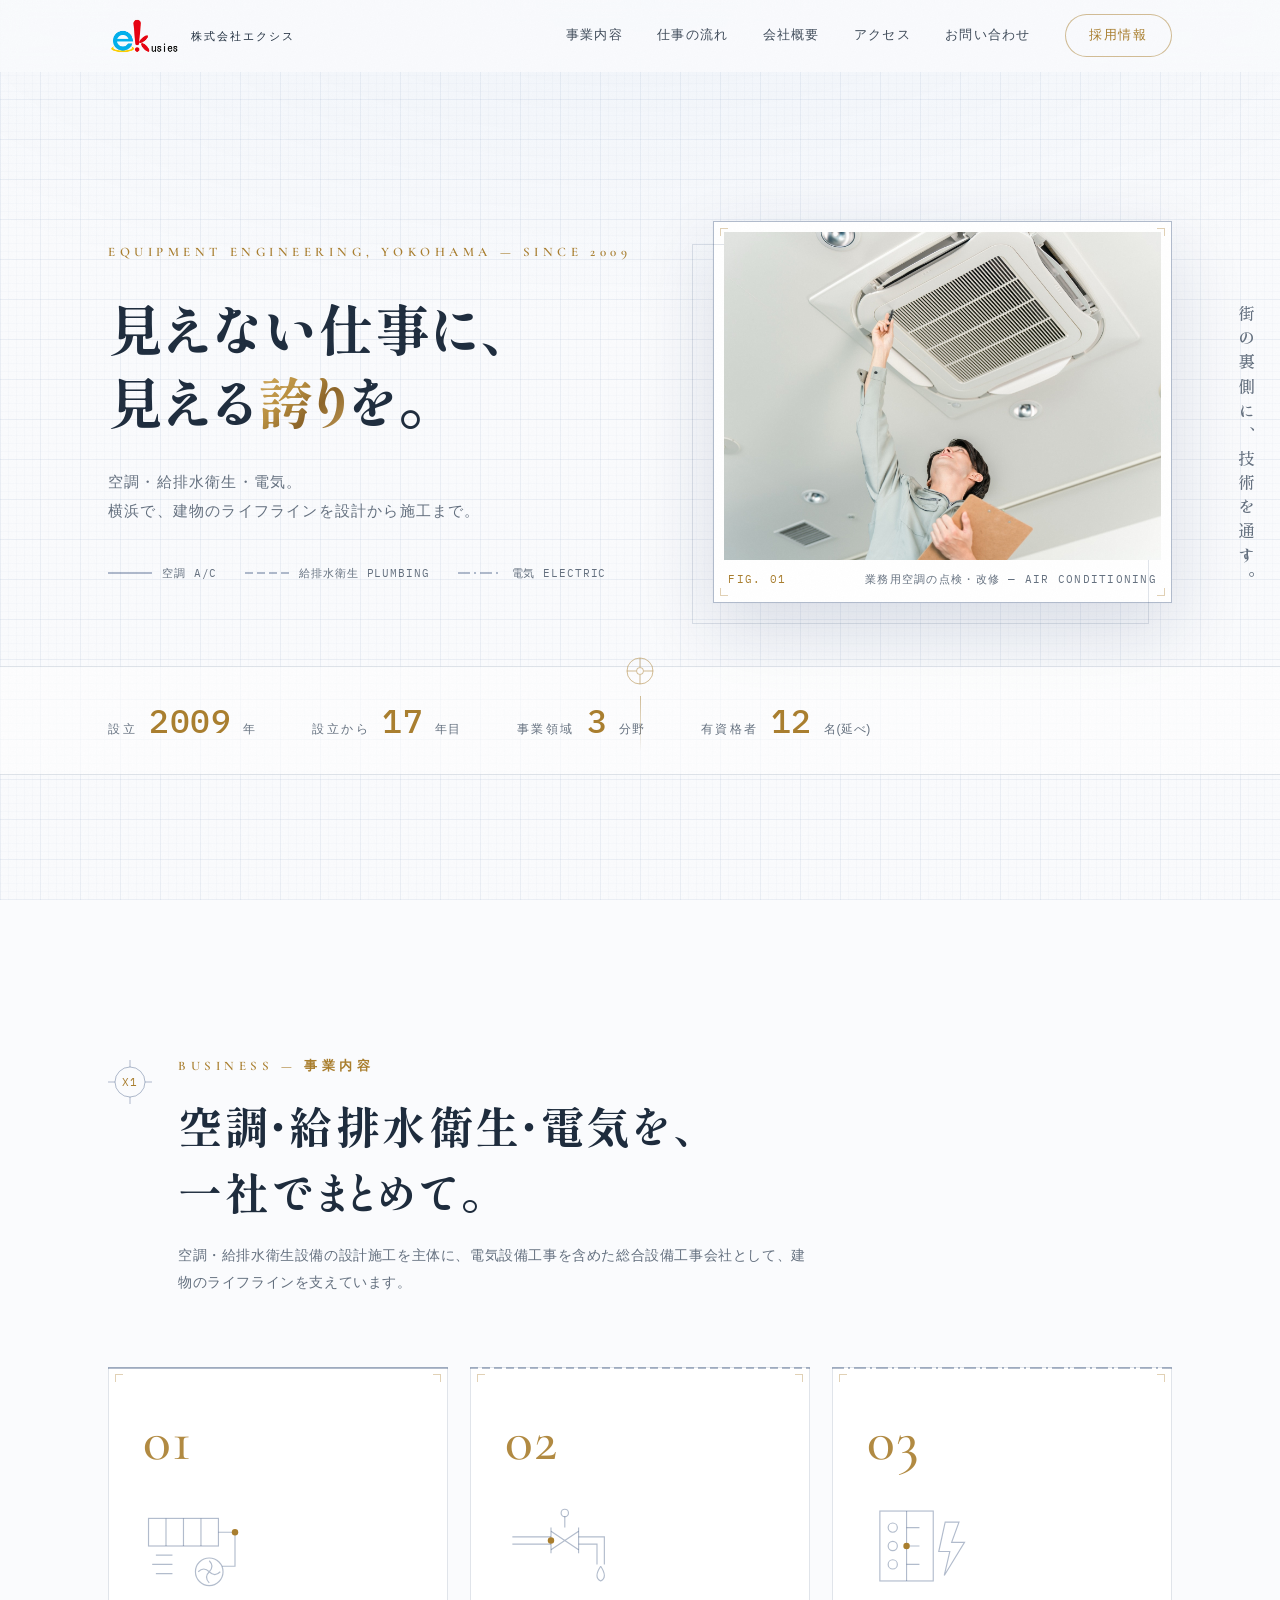
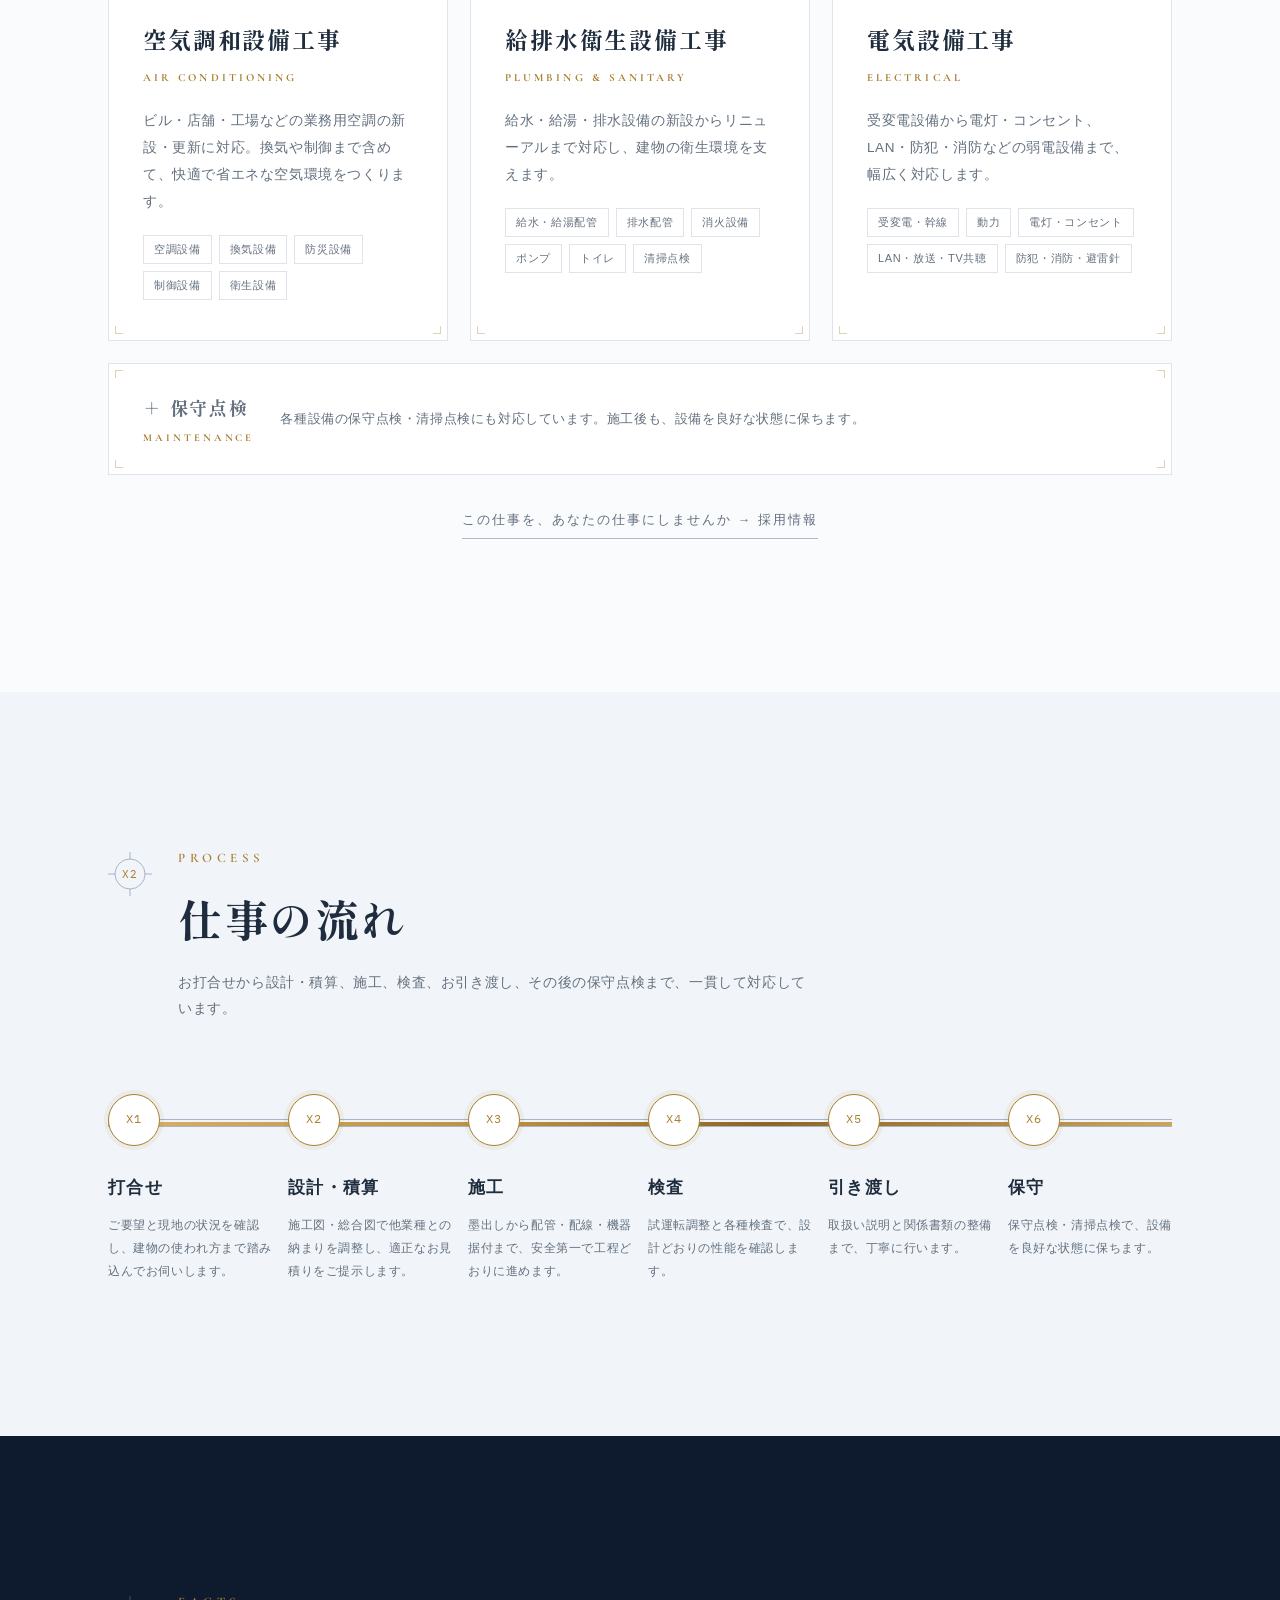
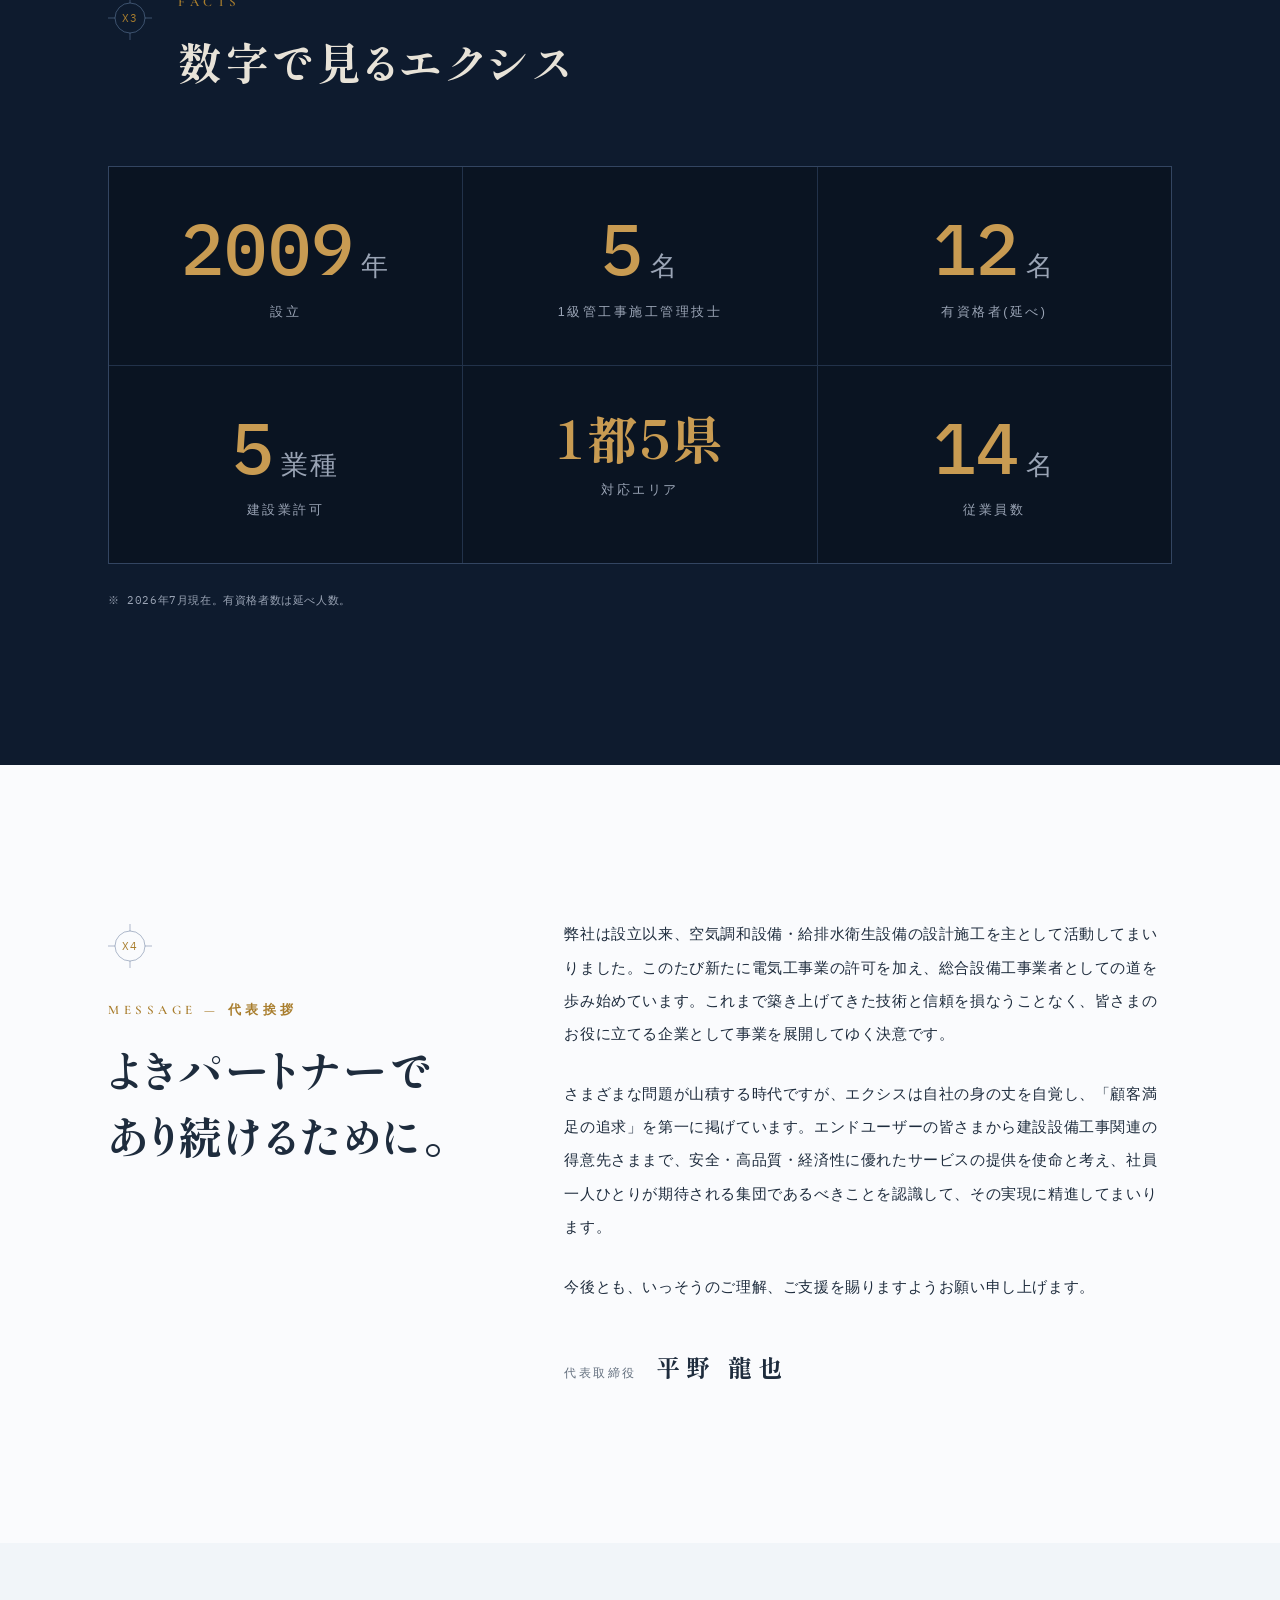
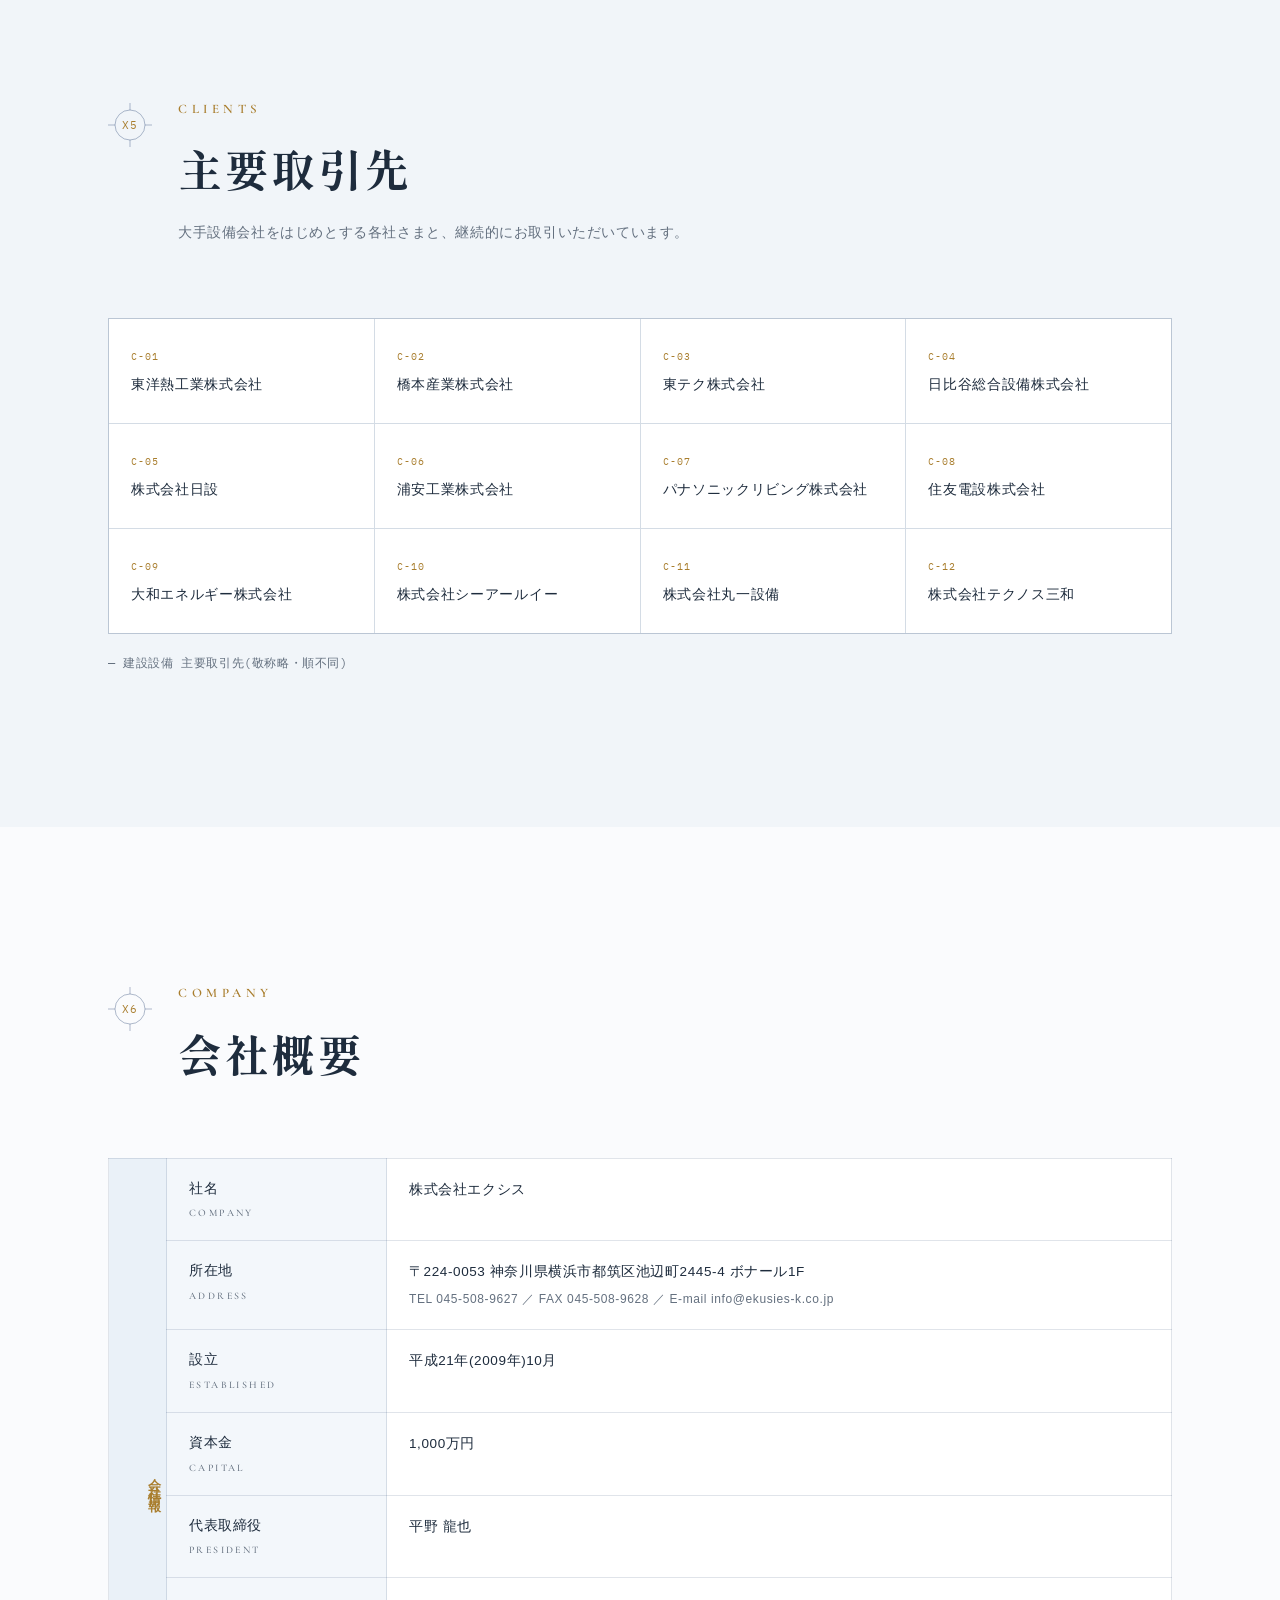
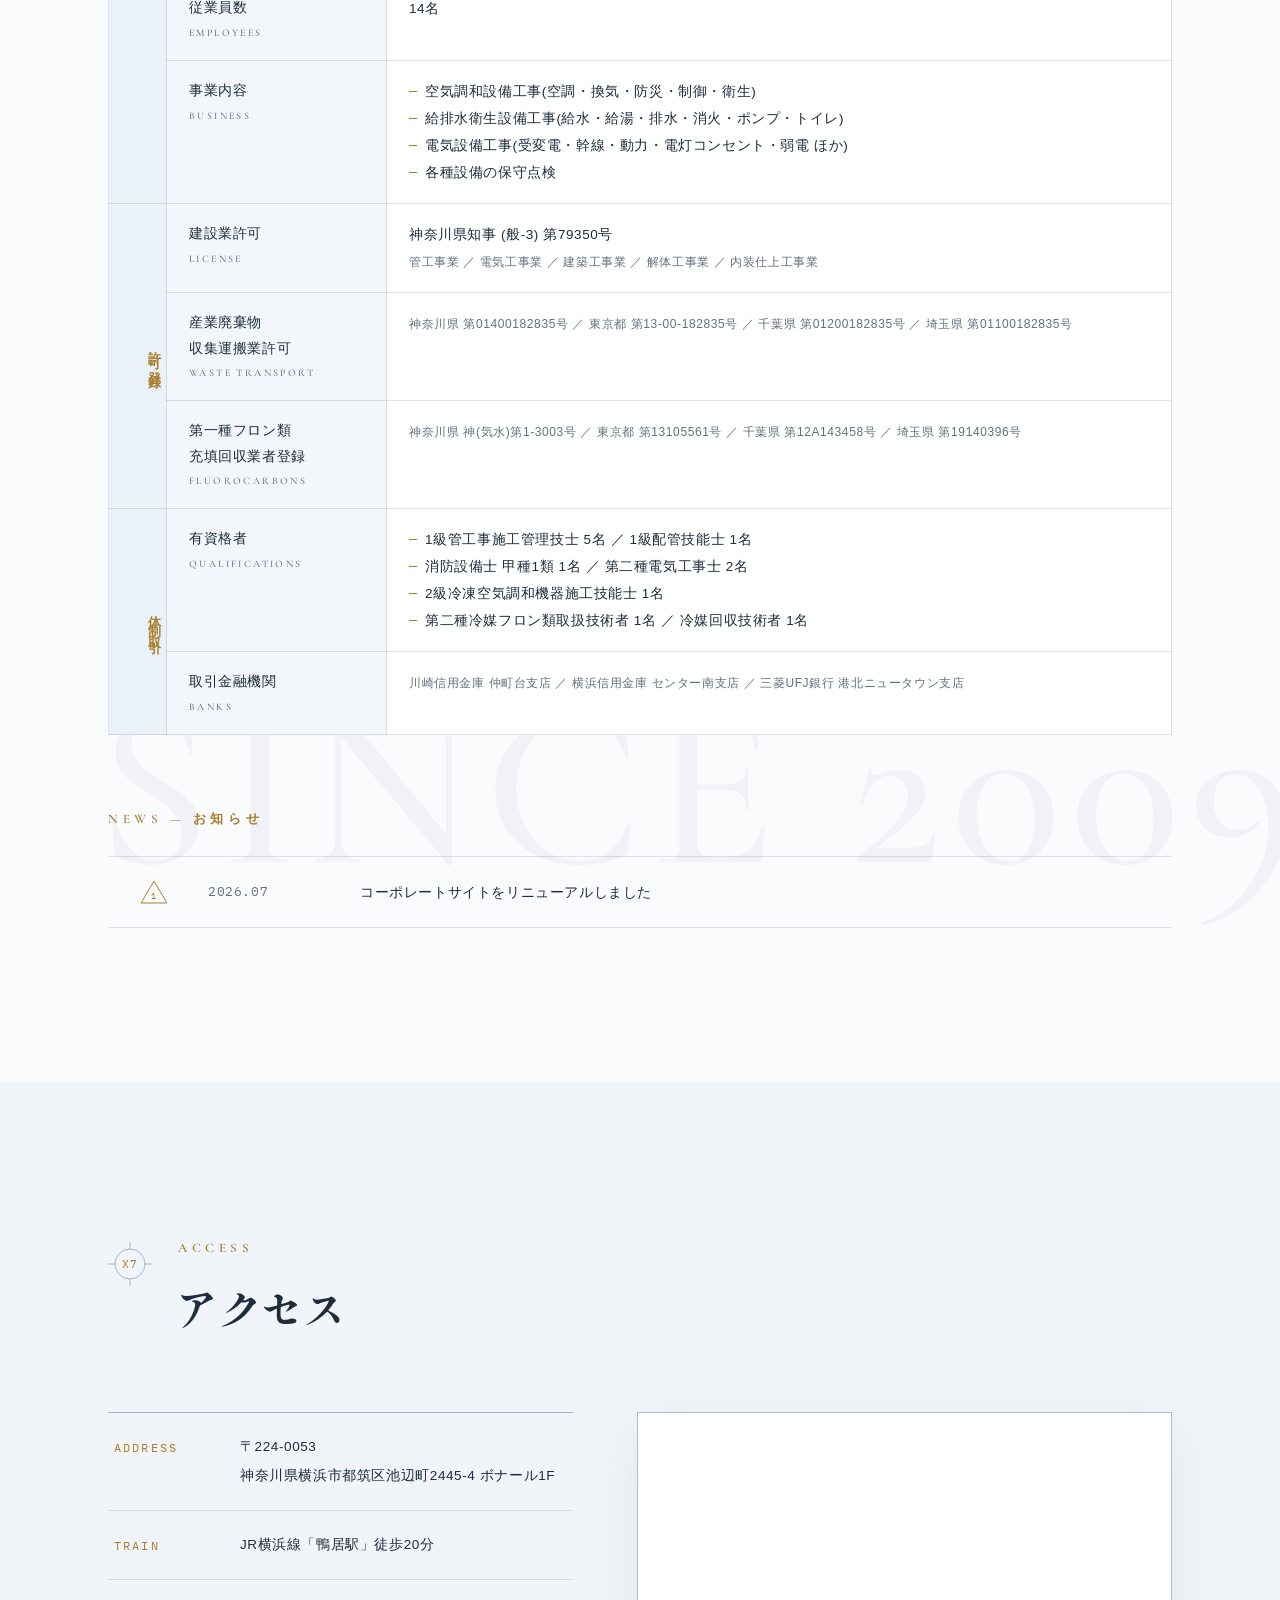
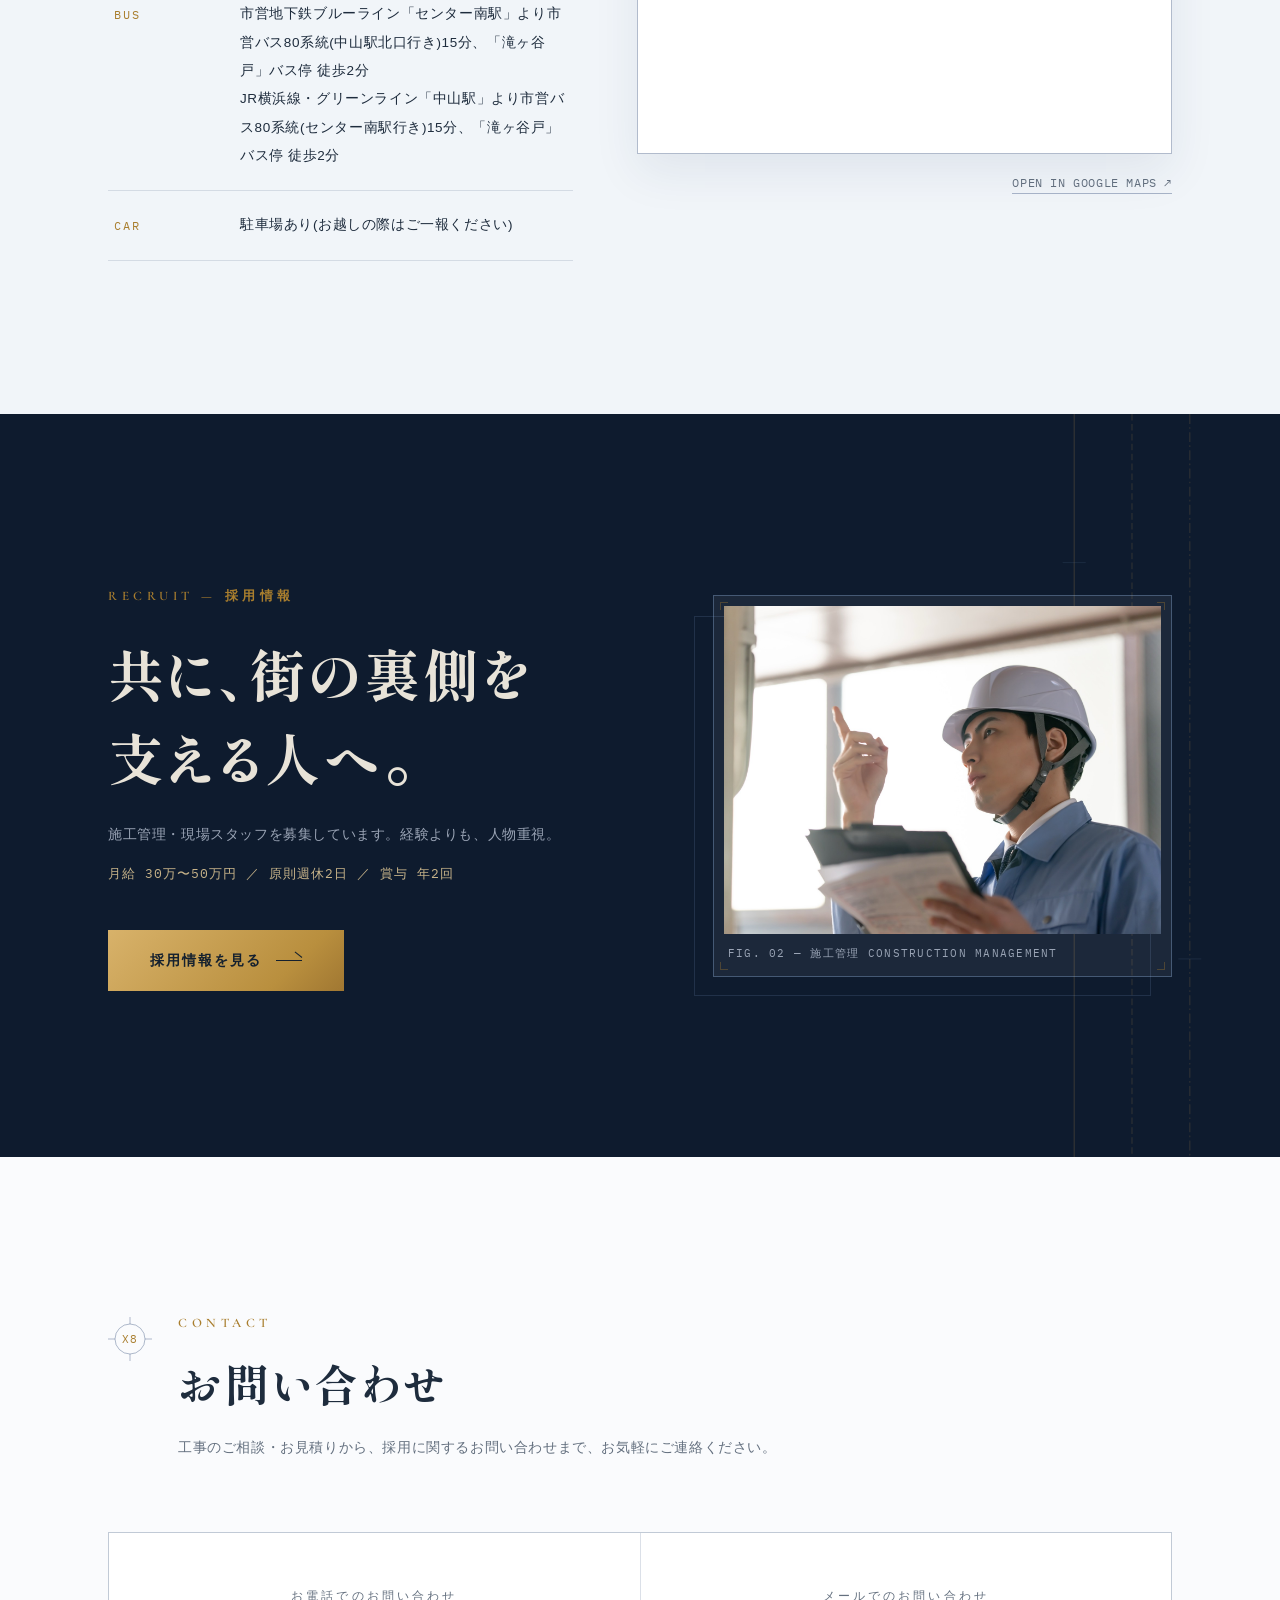
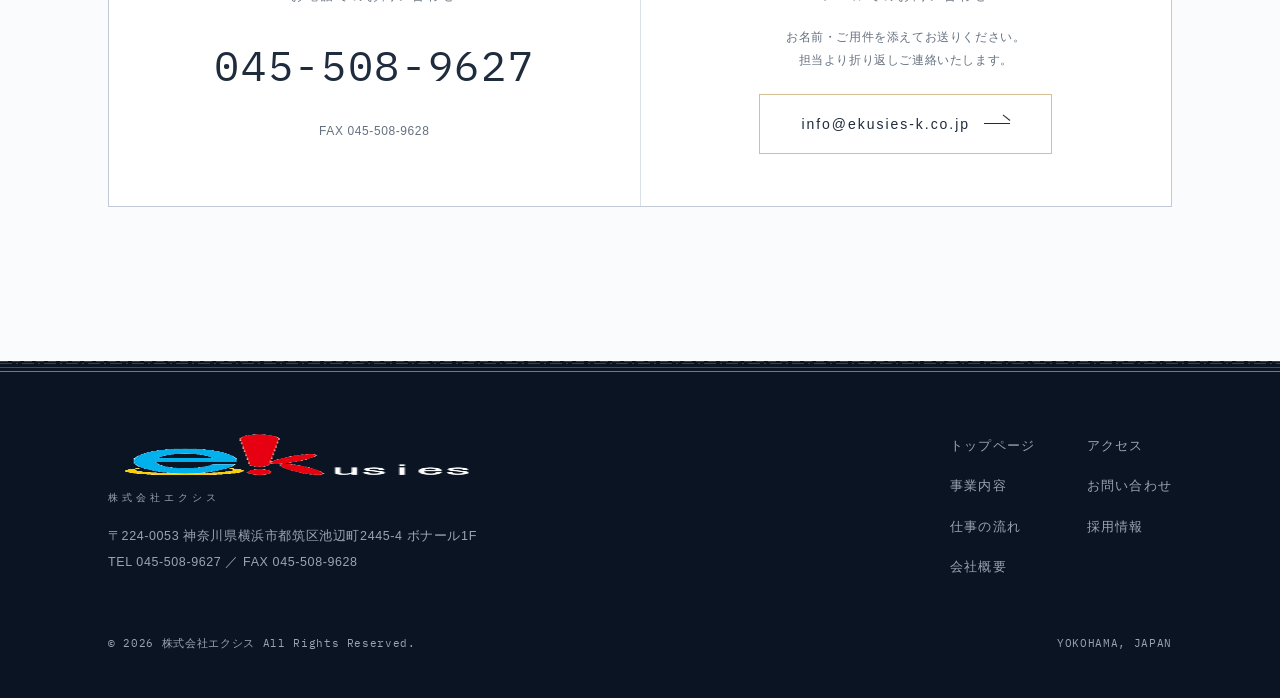
<file: index.html>
<!DOCTYPE html>
<html lang="ja">
<head>
<meta charset="UTF-8">
<meta name="viewport" content="width=device-width, initial-scale=1.0">
<title>株式会社エクシス｜横浜の総合設備工事(空調・給排水衛生・電気)</title>
<meta name="description" content="株式会社エクシスは横浜市都筑区の総合設備工事会社。空気調和・給排水衛生・電気設備の設計施工から保守点検まで、建物のライフラインを一社で支えます。">
<meta property="og:site_name" content="株式会社エクシス">
<meta property="og:title" content="株式会社エクシス｜横浜の総合設備工事">
<meta property="og:description" content="空調・給排水衛生・電気。見えない仕事に、見える誇りを。横浜の総合設備工事会社エクシス。">
<meta property="og:type" content="website">
<link rel="icon" type="image/png" href="assets/img/favicon.png">
<link rel="preconnect" href="https://fonts.googleapis.com">
<link rel="preconnect" href="https://fonts.gstatic.com" crossorigin>
<link href="https://fonts.googleapis.com/css2?family=Shippori+Mincho+B1:wght@500;700;800&family=Zen+Kaku+Gothic+New:wght@400;500;700&family=Cormorant+Garamond:ital,wght@0,500;0,600;1,500&family=IBM+Plex+Mono:wght@400;500&display=swap" rel="stylesheet">
<link rel="stylesheet" href="assets/style.css?v=20260714b">
<noscript><style>.reveal,.anim-scope .fp{opacity:1!important;transform:none!important}.anim-scope .dp{stroke-dashoffset:0!important;stroke-dasharray:none!important}.pipe-fill{transform:none!important}</style></noscript>
</head>
<body>
<a class="skip-link" href="#main">本文へ移動</a>

<header class="site-header">
  <div class="progress-bar" aria-hidden="true"></div>
  <div class="header-inner">
    <a href="index.html" class="brand" aria-label="株式会社エクシス トップページ">
      <img class="brand-logo" src="assets/img/logo.png" alt="ek!usies" width="258" height="139">
      <span class="brand-ja">株式会社エクシス</span>
    </a>
    <nav class="gnav" aria-label="グローバルナビゲーション">
      <a href="#business">事業内容</a>
      <a href="#process">仕事の流れ</a>
      <a href="#company">会社概要</a>
      <a href="#access">アクセス</a>
      <a href="#contact">お問い合わせ</a>
      <a href="recruit.html" class="pill">採用情報</a>
    </nav>
    <a href="recruit.html" class="pill pill-mobile">採用情報</a>
    <button class="nav-toggle" aria-label="メニューを開く" aria-expanded="false">
      <span></span><span></span>
    </button>
  </div>
</header>

<div class="mobile-menu">
  <a href="#business">事業内容<span class="mm-en">BUSINESS</span></a>
  <a href="#process">仕事の流れ<span class="mm-en">PROCESS</span></a>
  <a href="#company">会社概要<span class="mm-en">COMPANY</span></a>
  <a href="#access">アクセス<span class="mm-en">ACCESS</span></a>
  <a href="#contact">お問い合わせ<span class="mm-en">CONTACT</span></a>
  <a href="recruit.html" class="mm-recruit">採用情報<span class="mm-en">RECRUIT</span></a>
</div>

<main id="main">

<!-- ============ HERO ============ -->
<section class="hero">
  <div class="hero-inner container">
    <div class="hero-copy">
      <span class="en-label hero-overline reveal in-view">EQUIPMENT ENGINEERING, YOKOHAMA — SINCE 2009</span>
      <h1 class="hero-title reveal in-view" data-d="1">見えない仕事に、<br>見える<span class="brass-text">誇り</span>を。</h1>
      <p class="hero-sub reveal in-view" data-d="2">空調・給排水衛生・電気。<br>横浜で、建物のライフラインを設計から施工まで。</p>
      <ul class="hero-legend reveal in-view" data-d="3" aria-label="事業領域の凡例">
        <li><span class="legend-line lt-solid"></span>空調 A/C</li>
        <li><span class="legend-line lt-dash"></span>給排水衛生 PLUMBING</li>
        <li><span class="legend-line lt-dashdot"></span>電気 ELECTRIC</li>
      </ul>
    </div>
    <figure class="hero-photo reveal in-view" data-d="2">
      <span class="tick-corner tl"></span><span class="tick-corner tr"></span><span class="tick-corner bl"></span><span class="tick-corner br"></span>
      <img src="assets/img/aircon-inspection.jpg" alt="業務用空調(天井カセット形エアコン)を点検する作業員" width="1800" height="1200" fetchpriority="high">
      <figcaption><span class="cap-brass">FIG. 01</span><span>業務用空調の点検・改修 — AIR CONDITIONING</span></figcaption>
    </figure>
  </div>
  <p class="hero-vertical" aria-hidden="true">街の裏側に、技術を通す。</p>

  <div class="scroll-cue" aria-hidden="true">
    <svg class="valve" width="30" height="30" viewBox="0 0 30 30">
      <circle cx="15" cy="15" r="13" stroke-width="1"/>
      <circle cx="15" cy="15" r="3.5" stroke-width="1"/>
      <line x1="15" y1="2" x2="15" y2="11" stroke-width="1"/>
      <line x1="15" y1="19" x2="15" y2="28" stroke-width="1"/>
      <line x1="2" y1="15" x2="11" y2="15" stroke-width="1"/>
      <line x1="19" y1="15" x2="28" y2="15" stroke-width="1"/>
    </svg>
    <span class="stem"></span>
  </div>

  <div class="hero-ticker anim-scope reveal in-view" data-d="4">
    <div class="ticker-inner">
      <div class="tick"><span class="t-label">設立</span><span class="t-num" data-count="2009" data-start="1979">2009</span><span class="t-unit">年</span></div>
      <div class="tick"><span class="t-label">設立から</span><span class="t-num" data-count="17">17</span><span class="t-unit">年目</span></div>
      <div class="tick"><span class="t-label">事業領域</span><span class="t-num" data-count="3">3</span><span class="t-unit">分野</span></div>
      <div class="tick"><span class="t-label">有資格者</span><span class="t-num" data-count="12">12</span><span class="t-unit">名(延べ)</span></div>
    </div>
  </div>
</section>

<!-- ============ 01 BUSINESS ============ -->
<section class="section" id="business">
  <div class="container">
    <div class="sec-head reveal">
      <span class="axis-mark" aria-hidden="true">
        <svg width="44" height="44" viewBox="0 0 44 44">
          <circle cx="22" cy="22" r="15" stroke-width="1"/>
          <line x1="22" y1="0" x2="22" y2="7"/><line x1="22" y1="37" x2="22" y2="44"/>
          <line x1="0" y1="22" x2="7" y2="22"/><line x1="37" y1="22" x2="44" y2="22"/>
          <text x="22" y="26" text-anchor="middle">X1</text>
        </svg>
      </span>
      <div>
        <p class="en-label">BUSINESS — 事業内容</p>
        <h2 class="sec-title">空調・給排水衛生・電気を、<br>一社でまとめて。</h2>
        <p class="sec-lead">空調・給排水衛生設備の設計施工を主体に、電気設備工事を含めた総合設備工事会社として、建物のライフラインを支えています。</p>
      </div>
    </div>

    <div class="pillar-grid">
      <article class="pillar-card lt-solid reveal" data-d="1">
        <span class="tick-corner tl"></span><span class="tick-corner tr"></span><span class="tick-corner bl"></span><span class="tick-corner br"></span>
        <p class="pillar-num">01</p>
        <div class="pillar-icon" aria-hidden="true">
          <svg viewBox="0 0 130 100">
            <rect x="6" y="20" width="76" height="30"/>
            <line x1="25" y1="20" x2="25" y2="50"/><line x1="44" y1="20" x2="44" y2="50"/><line x1="63" y1="20" x2="63" y2="50"/>
            <path d="M82 35 H100 V72 H86"/>
            <circle cx="72" cy="78" r="15"/>
            <path d="M72 66 q6 6 0 12 q-6 6 0 12 M60 78 q6 -6 12 0 q6 6 12 0"/>
            <path d="M14 60 h18 M10 70 h22 M14 80 h18"/>
            <circle class="node" cx="100" cy="35" r="3.5"/>
          </svg>
        </div>
        <h3 class="pillar-title">空気調和設備工事<span class="pillar-title-en">Air Conditioning</span></h3>
        <p class="pillar-desc">ビル・店舗・工場などの業務用空調の新設・更新に対応。換気や制御まで含めて、快適で省エネな空気環境をつくります。</p>
        <ul class="pillar-tags">
          <li>空調設備</li><li>換気設備</li><li>防災設備</li><li>制御設備</li><li>衛生設備</li>
        </ul>
      </article>

      <article class="pillar-card lt-dash reveal" data-d="2">
        <span class="tick-corner tl"></span><span class="tick-corner tr"></span><span class="tick-corner bl"></span><span class="tick-corner br"></span>
        <p class="pillar-num">02</p>
        <div class="pillar-icon" aria-hidden="true">
          <svg viewBox="0 0 130 100">
            <path d="M8 40 H50 M8 48 H50"/>
            <path d="M50 30 V58 M80 30 V58"/>
            <path d="M50 34 L80 54 M50 54 L80 34"/>
            <line x1="65" y1="30" x2="65" y2="18"/>
            <circle cx="65" cy="14" r="4"/>
            <path d="M80 40 H108 V70 M80 48 H100 V70"/>
            <path d="M104 78 q-8 12 0 16 q8 -4 0 -16" transform="translate(0 -6)"/>
            <circle class="node" cx="50" cy="44" r="3.5"/>
          </svg>
        </div>
        <h3 class="pillar-title">給排水衛生設備工事<span class="pillar-title-en">Plumbing &amp; Sanitary</span></h3>
        <p class="pillar-desc">給水・給湯・排水設備の新設からリニューアルまで対応し、建物の衛生環境を支えます。</p>
        <ul class="pillar-tags">
          <li>給水・給湯配管</li><li>排水配管</li><li>消火設備</li><li>ポンプ</li><li>トイレ</li><li>清掃点検</li>
        </ul>
      </article>

      <article class="pillar-card lt-dashdot reveal" data-d="3">
        <span class="tick-corner tl"></span><span class="tick-corner tr"></span><span class="tick-corner bl"></span><span class="tick-corner br"></span>
        <p class="pillar-num">03</p>
        <div class="pillar-icon" aria-hidden="true">
          <svg viewBox="0 0 130 100">
            <rect x="14" y="12" width="58" height="76"/>
            <line x1="43" y1="12" x2="43" y2="88"/>
            <circle cx="28" cy="30" r="5"/><circle cx="28" cy="50" r="5"/><circle cx="28" cy="70" r="5"/>
            <path d="M43 30 h14 M43 50 h14 M43 70 h14"/>
            <path d="M85 24 L100 24 L92 46 L106 46 L84 82 L90 56 L78 56 Z"/>
            <circle class="node" cx="43" cy="50" r="3.5"/>
          </svg>
        </div>
        <h3 class="pillar-title">電気設備工事<span class="pillar-title-en">Electrical</span></h3>
        <p class="pillar-desc">受変電設備から電灯・コンセント、LAN・防犯・消防などの弱電設備まで、幅広く対応します。</p>
        <ul class="pillar-tags">
          <li>受変電・幹線</li><li>動力</li><li>電灯・コンセント</li><li>LAN・放送・TV共聴</li><li>防犯・消防・避雷針</li>
        </ul>
      </article>
    </div>

    <div class="maint-strip reveal" data-d="2">
      <span class="tick-corner tl"></span><span class="tick-corner tr"></span><span class="tick-corner bl"></span><span class="tick-corner br"></span>
      <div>
        <p class="m-label">＋ 保守点検<span class="m-en">MAINTENANCE</span></p>
      </div>
      <p>各種設備の保守点検・清掃点検にも対応しています。施工後も、設備を良好な状態に保ちます。</p>
    </div>

    <div style="text-align:center;">
      <a class="inline-recruit-link" href="recruit.html">この仕事を、あなたの仕事にしませんか → 採用情報</a>
    </div>
  </div>
</section>

<!-- ============ 02 PROCESS ============ -->
<section class="section section--deep process" id="process">
  <div class="container">
    <div class="sec-head reveal">
      <span class="axis-mark" aria-hidden="true">
        <svg width="44" height="44" viewBox="0 0 44 44">
          <circle cx="22" cy="22" r="15" stroke-width="1"/>
          <line x1="22" y1="0" x2="22" y2="7"/><line x1="22" y1="37" x2="22" y2="44"/>
          <line x1="0" y1="22" x2="7" y2="22"/><line x1="37" y1="22" x2="44" y2="22"/>
          <text x="22" y="26" text-anchor="middle">X2</text>
        </svg>
      </span>
      <div>
        <p class="en-label">PROCESS</p>
        <h2 class="sec-title">仕事の流れ</h2>
        <p class="sec-lead">お打合せから設計・積算、施工、検査、お引き渡し、その後の保守点検まで、一貫して対応しています。</p>
      </div>
    </div>

    <div class="pipe-track anim-scope">
      <div class="pipe-rail" aria-hidden="true"><span class="pipe-fill"></span></div>
      <ol class="step-grid">
        <li class="step">
          <span class="step-node">X1</span>
          <h3 class="step-name">打合せ</h3>
          <p class="step-desc">ご要望と現地の状況を確認し、建物の使われ方まで踏み込んでお伺いします。</p>
        </li>
        <li class="step">
          <span class="step-node">X2</span>
          <h3 class="step-name">設計・積算</h3>
          <p class="step-desc">施工図・総合図で他業種との納まりを調整し、適正なお見積りをご提示します。</p>
        </li>
        <li class="step">
          <span class="step-node">X3</span>
          <h3 class="step-name">施工</h3>
          <p class="step-desc">墨出しから配管・配線・機器据付まで、安全第一で工程どおりに進めます。</p>
        </li>
        <li class="step">
          <span class="step-node">X4</span>
          <h3 class="step-name">検査</h3>
          <p class="step-desc">試運転調整と各種検査で、設計どおりの性能を確認します。</p>
        </li>
        <li class="step">
          <span class="step-node">X5</span>
          <h3 class="step-name">引き渡し</h3>
          <p class="step-desc">取扱い説明と関係書類の整備まで、丁寧に行います。</p>
        </li>
        <li class="step">
          <span class="step-node">X6</span>
          <h3 class="step-name">保守</h3>
          <p class="step-desc">保守点検・清掃点検で、設備を良好な状態に保ちます。</p>
        </li>
      </ol>
    </div>
  </div>
</section>

<!-- ============ 03 FACTS ============ -->
<section class="section section--night" id="facts">
  <div class="container">
    <div class="sec-head reveal">
      <span class="axis-mark" aria-hidden="true">
        <svg width="44" height="44" viewBox="0 0 44 44">
          <circle cx="22" cy="22" r="15" stroke-width="1"/>
          <line x1="22" y1="0" x2="22" y2="7"/><line x1="22" y1="37" x2="22" y2="44"/>
          <line x1="0" y1="22" x2="7" y2="22"/><line x1="37" y1="22" x2="44" y2="22"/>
          <text x="22" y="26" text-anchor="middle">X3</text>
        </svg>
      </span>
      <div>
        <p class="en-label">FACTS</p>
        <h2 class="sec-title">数字で見るエクシス</h2>
      </div>
    </div>

    <div class="stat-grid anim-scope reveal">
      <div class="stat-tile">
        <p class="stat-num"><span data-count="2009" data-start="1979">2009</span><span class="unit">年</span></p>
        <p class="stat-label">設立</p>
      </div>
      <div class="stat-tile">
        <p class="stat-num"><span data-count="5">5</span><span class="unit">名</span></p>
        <p class="stat-label">1級管工事施工管理技士</p>
      </div>
      <div class="stat-tile">
        <p class="stat-num"><span data-count="12">12</span><span class="unit">名</span></p>
        <p class="stat-label">有資格者(延べ)</p>
      </div>
      <div class="stat-tile">
        <p class="stat-num"><span data-count="5">5</span><span class="unit">業種</span></p>
        <p class="stat-label">建設業許可</p>
      </div>
      <div class="stat-tile">
        <p class="stat-num txt">1都5県</p>
        <p class="stat-label">対応エリア</p>
      </div>
      <div class="stat-tile">
        <p class="stat-num"><span data-count="14">14</span><span class="unit">名</span></p>
        <p class="stat-label">従業員数</p>
      </div>
    </div>
    <p class="stat-foot">※ 2026年7月現在。有資格者数は延べ人数。</p>
  </div>
</section>

<!-- ============ 04 MESSAGE ============ -->
<section class="section" id="message">
  <div class="container">
    <div class="message-wrap">
      <div class="message-side reveal">
        <span class="axis-mark" aria-hidden="true" style="display:inline-block;margin-bottom:20px;">
          <svg width="44" height="44" viewBox="0 0 44 44">
            <circle cx="22" cy="22" r="15" stroke-width="1"/>
            <line x1="22" y1="0" x2="22" y2="7"/><line x1="22" y1="37" x2="22" y2="44"/>
            <line x1="0" y1="22" x2="7" y2="22"/><line x1="37" y1="22" x2="44" y2="22"/>
            <text x="22" y="26" text-anchor="middle">X4</text>
          </svg>
        </span>
        <p class="en-label">MESSAGE — 代表挨拶</p>
        <h2 class="sec-title">よきパートナーで<br>あり続けるために。</h2>
      </div>
      <div class="message-body reveal" data-d="1">
        <p>弊社は設立以来、空気調和設備・給排水衛生設備の設計施工を主として活動してまいりました。このたび新たに電気工事業の許可を加え、総合設備工事業者としての道を歩み始めています。これまで築き上げてきた技術と信頼を損なうことなく、皆さまのお役に立てる企業として事業を展開してゆく決意です。</p>
        <p>さまざまな問題が山積する時代ですが、エクシスは自社の身の丈を自覚し、「顧客満足の追求」を第一に掲げています。エンドユーザーの皆さまから建設設備工事関連の得意先さままで、安全・高品質・経済性に優れたサービスの提供を使命と考え、社員一人ひとりが期待される集団であるべきことを認識して、その実現に精進してまいります。</p>
        <p>今後とも、いっそうのご理解、ご支援を賜りますようお願い申し上げます。</p>
        <div class="message-sign">
          <span class="s-role">代表取締役</span>
          <span class="s-name">平野 龍也</span>
        </div>
      </div>
    </div>
  </div>
</section>

<!-- ============ 05 CLIENTS ============ -->
<section class="section section--deep" id="clients">
  <div class="container">
    <div class="sec-head reveal">
      <span class="axis-mark" aria-hidden="true">
        <svg width="44" height="44" viewBox="0 0 44 44">
          <circle cx="22" cy="22" r="15" stroke-width="1"/>
          <line x1="22" y1="0" x2="22" y2="7"/><line x1="22" y1="37" x2="22" y2="44"/>
          <line x1="0" y1="22" x2="7" y2="22"/><line x1="37" y1="22" x2="44" y2="22"/>
          <text x="22" y="26" text-anchor="middle">X5</text>
        </svg>
      </span>
      <div>
        <p class="en-label">CLIENTS</p>
        <h2 class="sec-title">主要取引先</h2>
        <p class="sec-lead">大手設備会社をはじめとする各社さまと、継続的にお取引いただいています。</p>
      </div>
    </div>

    <div class="client-grid reveal">
      <div class="client-cell"><span class="c-idx">C-01</span><span class="c-name">東洋熱工業株式会社</span></div>
      <div class="client-cell"><span class="c-idx">C-02</span><span class="c-name">橋本産業株式会社</span></div>
      <div class="client-cell"><span class="c-idx">C-03</span><span class="c-name">東テク株式会社</span></div>
      <div class="client-cell"><span class="c-idx">C-04</span><span class="c-name">日比谷総合設備株式会社</span></div>
      <div class="client-cell"><span class="c-idx">C-05</span><span class="c-name">株式会社日設</span></div>
      <div class="client-cell"><span class="c-idx">C-06</span><span class="c-name">浦安工業株式会社</span></div>
      <div class="client-cell"><span class="c-idx">C-07</span><span class="c-name">パナソニックリビング株式会社</span></div>
      <div class="client-cell"><span class="c-idx">C-08</span><span class="c-name">住友電設株式会社</span></div>
      <div class="client-cell"><span class="c-idx">C-09</span><span class="c-name">大和エネルギー株式会社</span></div>
      <div class="client-cell"><span class="c-idx">C-10</span><span class="c-name">株式会社シーアールイー</span></div>
      <div class="client-cell"><span class="c-idx">C-11</span><span class="c-name">株式会社丸一設備</span></div>
      <div class="client-cell"><span class="c-idx">C-12</span><span class="c-name">株式会社テクノス三和</span></div>
    </div>
    <p class="client-note">— 建設設備 主要取引先(敬称略・順不同)</p>
  </div>
</section>

<!-- ============ 06 COMPANY ============ -->
<section class="section" id="company" style="overflow:hidden;">
  <p class="since-bg" aria-hidden="true">SINCE 2009</p>
  <div class="container">
    <div class="sec-head reveal">
      <span class="axis-mark" aria-hidden="true">
        <svg width="44" height="44" viewBox="0 0 44 44">
          <circle cx="22" cy="22" r="15" stroke-width="1"/>
          <line x1="22" y1="0" x2="22" y2="7"/><line x1="22" y1="37" x2="22" y2="44"/>
          <line x1="0" y1="22" x2="7" y2="22"/><line x1="37" y1="22" x2="44" y2="22"/>
          <text x="22" y="26" text-anchor="middle">X6</text>
        </svg>
      </span>
      <div>
        <p class="en-label">COMPANY</p>
        <h2 class="sec-title">会社概要</h2>
      </div>
    </div>

    <div class="reveal">
      <table class="titleblock">
        <tbody>
          <tr>
            <th class="group" rowspan="7" scope="rowgroup">会社情報</th>
            <th class="label" scope="row">社名<span class="en">Company</span></th>
            <td>株式会社エクシス</td>
          </tr>
          <tr>
            <th class="label" scope="row">所在地<span class="en">Address</span></th>
            <td>〒224-0053 神奈川県横浜市都筑区池辺町2445-4 ボナール1F<br>
              <span class="sub">TEL 045-508-9627 ／ FAX 045-508-9628 ／ E-mail info@ekusies-k.co.jp</span></td>
          </tr>
          <tr>
            <th class="label" scope="row">設立<span class="en">Established</span></th>
            <td>平成21年(2009年)10月</td>
          </tr>
          <tr>
            <th class="label" scope="row">資本金<span class="en">Capital</span></th>
            <td>1,000万円</td>
          </tr>
          <tr>
            <th class="label" scope="row">代表取締役<span class="en">President</span></th>
            <td>平野 龍也</td>
          </tr>
          <tr>
            <th class="label" scope="row">従業員数<span class="en">Employees</span></th>
            <td>14名</td>
          </tr>
          <tr>
            <th class="label" scope="row">事業内容<span class="en">Business</span></th>
            <td>
              <ul class="tb-list">
                <li>空気調和設備工事(空調・換気・防災・制御・衛生)</li>
                <li>給排水衛生設備工事(給水・給湯・排水・消火・ポンプ・トイレ)</li>
                <li>電気設備工事(受変電・幹線・動力・電灯コンセント・弱電 ほか)</li>
                <li>各種設備の保守点検</li>
              </ul>
            </td>
          </tr>
        </tbody>
        <tbody>
          <tr>
            <th class="group" rowspan="3" scope="rowgroup">許可・登録</th>
            <th class="label" scope="row">建設業許可<span class="en">License</span></th>
            <td>神奈川県知事 (般-3) 第79350号<br>
              <span class="sub">管工事業 ／ 電気工事業 ／ 建築工事業 ／ 解体工事業 ／ 内装仕上工事業</span></td>
          </tr>
          <tr>
            <th class="label" scope="row">産業廃棄物<br>収集運搬業許可<span class="en">Waste Transport</span></th>
            <td><span class="sub">神奈川県 第01400182835号 ／ 東京都 第13-00-182835号 ／ 千葉県 第01200182835号 ／ 埼玉県 第01100182835号</span></td>
          </tr>
          <tr>
            <th class="label" scope="row">第一種フロン類<br>充填回収業者登録<span class="en">Fluorocarbons</span></th>
            <td><span class="sub">神奈川県 神(気水)第1-3003号 ／ 東京都 第13105561号 ／ 千葉県 第12A143458号 ／ 埼玉県 第19140396号</span></td>
          </tr>
        </tbody>
        <tbody>
          <tr>
            <th class="group" rowspan="2" scope="rowgroup">体制・取引</th>
            <th class="label" scope="row">有資格者<span class="en">Qualifications</span></th>
            <td>
              <ul class="tb-list">
                <li>1級管工事施工管理技士 5名 ／ 1級配管技能士 1名</li>
                <li>消防設備士 甲種1類 1名 ／ 第二種電気工事士 2名</li>
                <li>2級冷凍空気調和機器施工技能士 1名</li>
                <li>第二種冷媒フロン類取扱技術者 1名 ／ 冷媒回収技術者 1名</li>
              </ul>
            </td>
          </tr>
          <tr>
            <th class="label" scope="row">取引金融機関<span class="en">Banks</span></th>
            <td><span class="sub">川崎信用金庫 仲町台支店 ／ 横浜信用金庫 センター南支店 ／ 三菱UFJ銀行 港北ニュータウン支店</span></td>
          </tr>
        </tbody>
      </table>
    </div>

    <!-- お知らせ(REVISION) -->
    <div style="margin-top:72px;" class="reveal">
      <p class="en-label">NEWS — お知らせ</p>
      <div class="rev-list" style="margin-top:24px;">
        <div class="rev-row">
          <svg class="rev-tri" width="30" height="26" viewBox="0 0 30 26" aria-hidden="true">
            <polygon points="15,2 28,24 2,24"/>
            <text x="15" y="20" text-anchor="middle">1</text>
          </svg>
          <span class="rev-date">2026.07</span>
          <span class="rev-title">コーポレートサイトをリニューアルしました</span>
        </div>
      </div>
    </div>
  </div>
</section>

<!-- ============ 07 ACCESS ============ -->
<section class="section section--deep" id="access">
  <div class="container">
    <div class="sec-head reveal">
      <span class="axis-mark" aria-hidden="true">
        <svg width="44" height="44" viewBox="0 0 44 44">
          <circle cx="22" cy="22" r="15" stroke-width="1"/>
          <line x1="22" y1="0" x2="22" y2="7"/><line x1="22" y1="37" x2="22" y2="44"/>
          <line x1="0" y1="22" x2="7" y2="22"/><line x1="37" y1="22" x2="44" y2="22"/>
          <text x="22" y="26" text-anchor="middle">X7</text>
        </svg>
      </span>
      <div>
        <p class="en-label">ACCESS</p>
        <h2 class="sec-title">アクセス</h2>
      </div>
    </div>

    <div class="access-grid">
      <div class="access-info reveal">
        <dl>
          <div class="row">
            <dt>ADDRESS</dt>
            <dd>〒224-0053<br>神奈川県横浜市都筑区池辺町2445-4 ボナール1F</dd>
          </div>
          <div class="row">
            <dt>TRAIN</dt>
            <dd>JR横浜線「鴨居駅」徒歩20分</dd>
          </div>
          <div class="row">
            <dt>BUS</dt>
            <dd>市営地下鉄ブルーライン「センター南駅」より市営バス80系統(中山駅北口行き)15分、「滝ヶ谷戸」バス停 徒歩2分<br>
            JR横浜線・グリーンライン「中山駅」より市営バス80系統(センター南駅行き)15分、「滝ヶ谷戸」バス停 徒歩2分</dd>
          </div>
          <div class="row">
            <dt>CAR</dt>
            <dd>駐車場あり(お越しの際はご一報ください)</dd>
          </div>
        </dl>
      </div>
      <div class="reveal" data-d="1">
        <div class="map-frame">
          <iframe title="株式会社エクシス 所在地の地図" src="https://maps.google.com/maps?q=35.5225515,139.563508&z=16&output=embed" loading="lazy" referrerpolicy="no-referrer-when-downgrade"></iframe>
        </div>
        <p class="map-link"><a href="https://maps.google.co.jp/maps?ll=35.5225515,139.563508&q=35.5225515,139.563508&z=15" target="_blank" rel="noopener">OPEN IN GOOGLE MAPS ↗</a></p>
      </div>
    </div>
  </div>
</section>

<!-- ============ RECRUIT BRIDGE ============ -->
<section class="recruit-bridge">
  <div class="bridge-pipes" aria-hidden="true">
    <svg viewBox="0 0 220 900" width="220" height="900" fill="none">
      <line x1="40" y1="0" x2="40" y2="900" stroke="rgba(200,155,82,0.5)" stroke-width="1.5"/>
      <line x1="110" y1="0" x2="110" y2="900" stroke="rgba(200,155,82,0.4)" stroke-width="1.5" stroke-dasharray="8 4"/>
      <line x1="180" y1="0" x2="180" y2="900" stroke="rgba(200,155,82,0.4)" stroke-width="1.5" stroke-dasharray="12 4 2 4"/>
      <line x1="26" y1="180" x2="54" y2="180" stroke="rgba(137,170,214,0.35)"/>
      <line x1="96" y1="420" x2="124" y2="420" stroke="rgba(137,170,214,0.35)"/>
      <line x1="166" y1="660" x2="194" y2="660" stroke="rgba(137,170,214,0.35)"/>
    </svg>
  </div>
  <div class="container">
    <div class="bridge-grid">
      <div class="reveal">
        <span class="en-label">RECRUIT — 採用情報</span>
        <h2 class="bridge-title">共に、街の裏側を<br>支える人へ。</h2>
        <p class="bridge-sub">施工管理・現場スタッフを募集しています。経験よりも、人物重視。<br><span class="bridge-terms">月給 30万〜50万円 ／ 原則週休2日 ／ 賞与 年2回</span></p>
        <div class="bridge-cta">
          <a class="btn btn-solid" href="recruit.html">採用情報を見る<span class="arrow"></span></a>
        </div>
      </div>
      <figure class="bridge-photo reveal" data-d="1">
        <span class="tick-corner tl"></span><span class="tick-corner tr"></span><span class="tick-corner bl"></span><span class="tick-corner br"></span>
        <img src="assets/img/worker-survey.jpg" alt="現場で指差し確認を行う施工管理スタッフ" width="1800" height="1200" loading="lazy">
        <figcaption>FIG. 02 — 施工管理 CONSTRUCTION MANAGEMENT</figcaption>
      </figure>
    </div>
  </div>
</section>

<!-- ============ 08 CONTACT ============ -->
<section class="section" id="contact">
  <div class="container">
    <div class="sec-head reveal">
      <span class="axis-mark" aria-hidden="true">
        <svg width="44" height="44" viewBox="0 0 44 44">
          <circle cx="22" cy="22" r="15" stroke-width="1"/>
          <line x1="22" y1="0" x2="22" y2="7"/><line x1="22" y1="37" x2="22" y2="44"/>
          <line x1="0" y1="22" x2="7" y2="22"/><line x1="37" y1="22" x2="44" y2="22"/>
          <text x="22" y="26" text-anchor="middle">X8</text>
        </svg>
      </span>
      <div>
        <p class="en-label">CONTACT</p>
        <h2 class="sec-title">お問い合わせ</h2>
        <p class="sec-lead">工事のご相談・お見積りから、採用に関するお問い合わせまで、お気軽にご連絡ください。</p>
      </div>
    </div>

    <div class="contact-grid reveal">
      <div class="contact-cell">
        <p class="c-label">お電話でのお問い合わせ</p>
        <a class="contact-tel" href="tel:045-508-9627">045-508-9627</a>
        <p class="c-note">FAX 045-508-9628</p>
      </div>
      <div class="contact-cell">
        <p class="c-label">メールでのお問い合わせ</p>
        <p class="c-note" style="margin-top:18px;">お名前・ご用件を添えてお送りください。<br>担当より折り返しご連絡いたします。</p>
        <a class="btn btn-outline" href="mailto:info@ekusies-k.co.jp">info@ekusies-k.co.jp<span class="arrow"></span></a>
      </div>
    </div>
  </div>
</section>

</main>

<!-- ============ FOOTER ============ -->
<footer class="site-footer">
  <div class="footer-rule" aria-hidden="true"></div>
  <div class="footer-inner">
    <div class="footer-brand">
      <a href="index.html" class="brand" aria-label="株式会社エクシス トップページ">
        <img class="footer-logo" src="assets/img/logo-white.png" alt="ek!usies" width="258" height="139" loading="lazy">
        <span class="brand-ja">株式会社エクシス</span>
      </a>
      <address>
        〒224-0053 神奈川県横浜市都筑区池辺町2445-4 ボナール1F<br>
        TEL 045-508-9627 ／ FAX 045-508-9628
      </address>
    </div>
    <nav class="footer-nav" aria-label="フッターナビゲーション">
      <ul>
        <li><a href="index.html">トップページ</a></li>
        <li><a href="#business">事業内容</a></li>
        <li><a href="#process">仕事の流れ</a></li>
        <li><a href="#company">会社概要</a></li>
      </ul>
      <ul>
        <li><a href="#access">アクセス</a></li>
        <li><a href="#contact">お問い合わせ</a></li>
        <li><a href="recruit.html">採用情報</a></li>
      </ul>
    </nav>
  </div>
  <div class="footer-copy">
    <span>© 2026 株式会社エクシス All Rights Reserved.</span>
    <span>YOKOHAMA, JAPAN</span>
  </div>
</footer>

<script src="assets/site.js" defer></script>
</body>
</html>
</file>
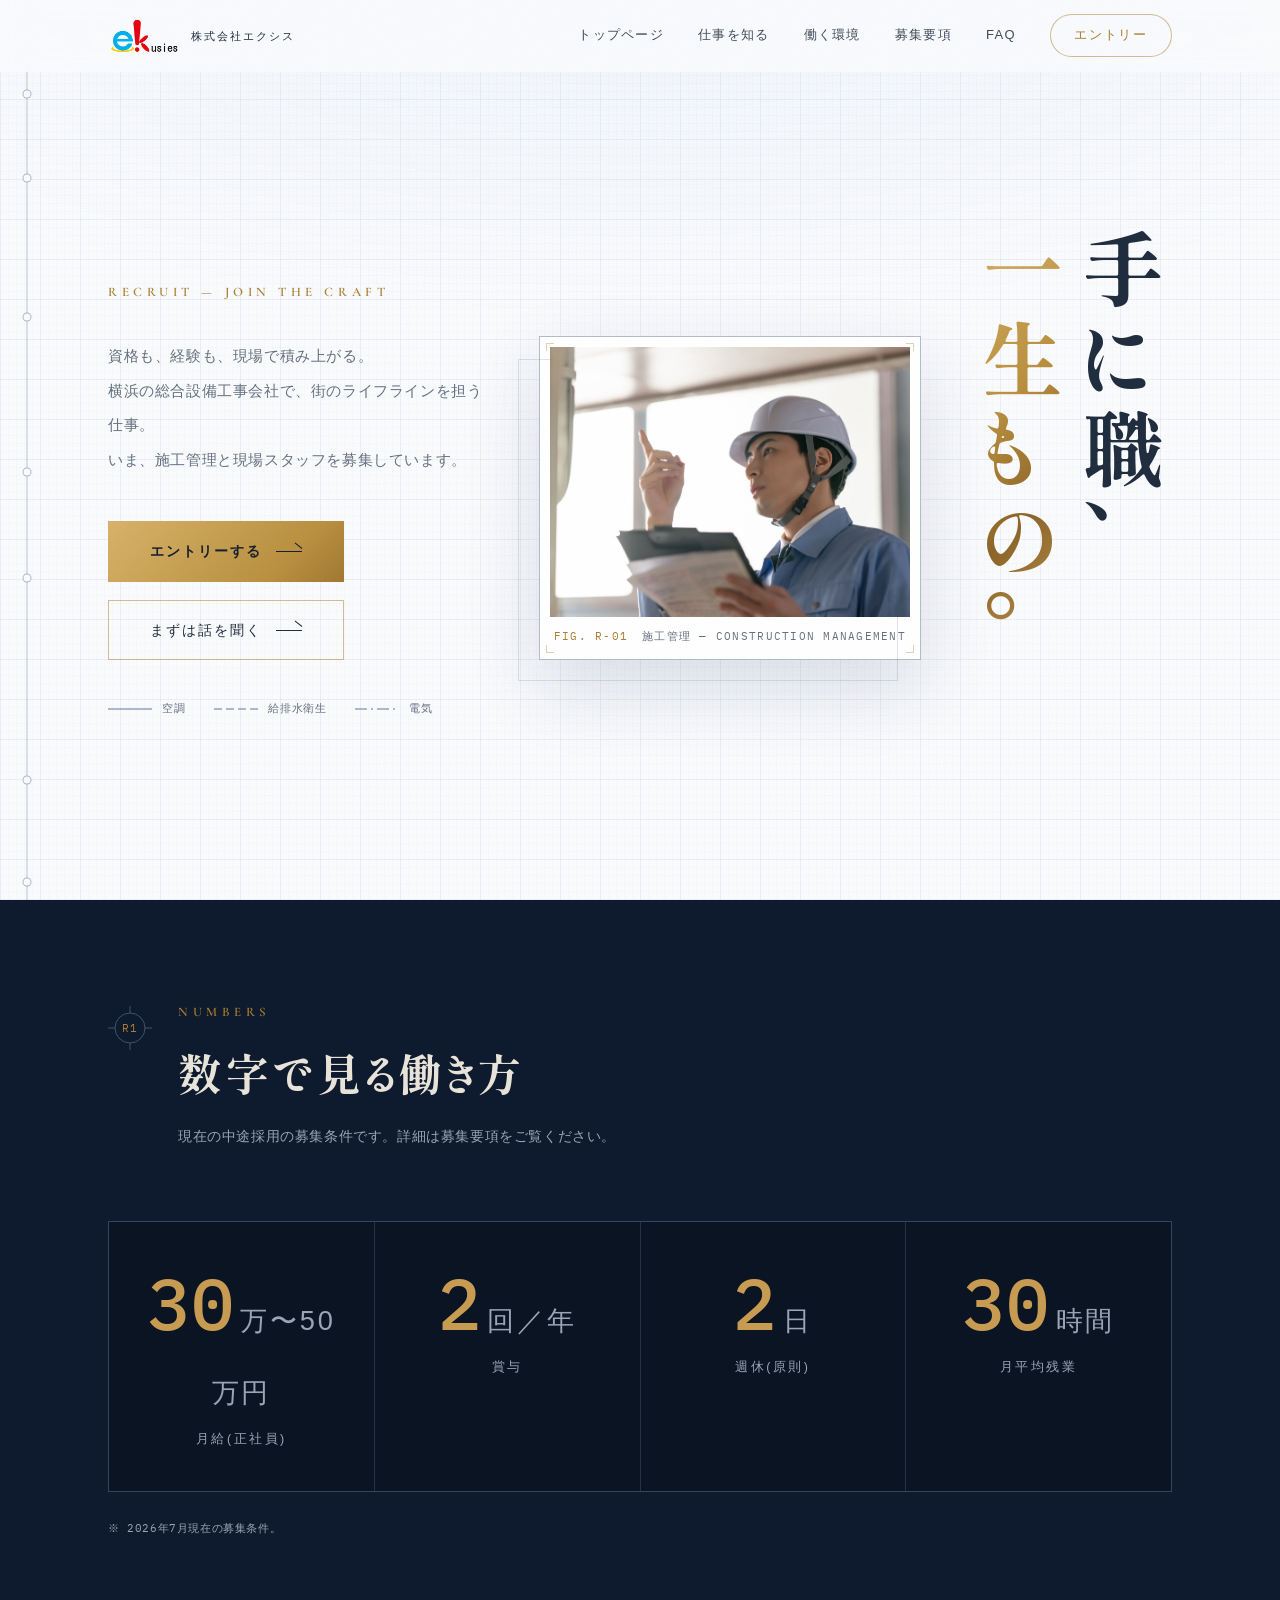
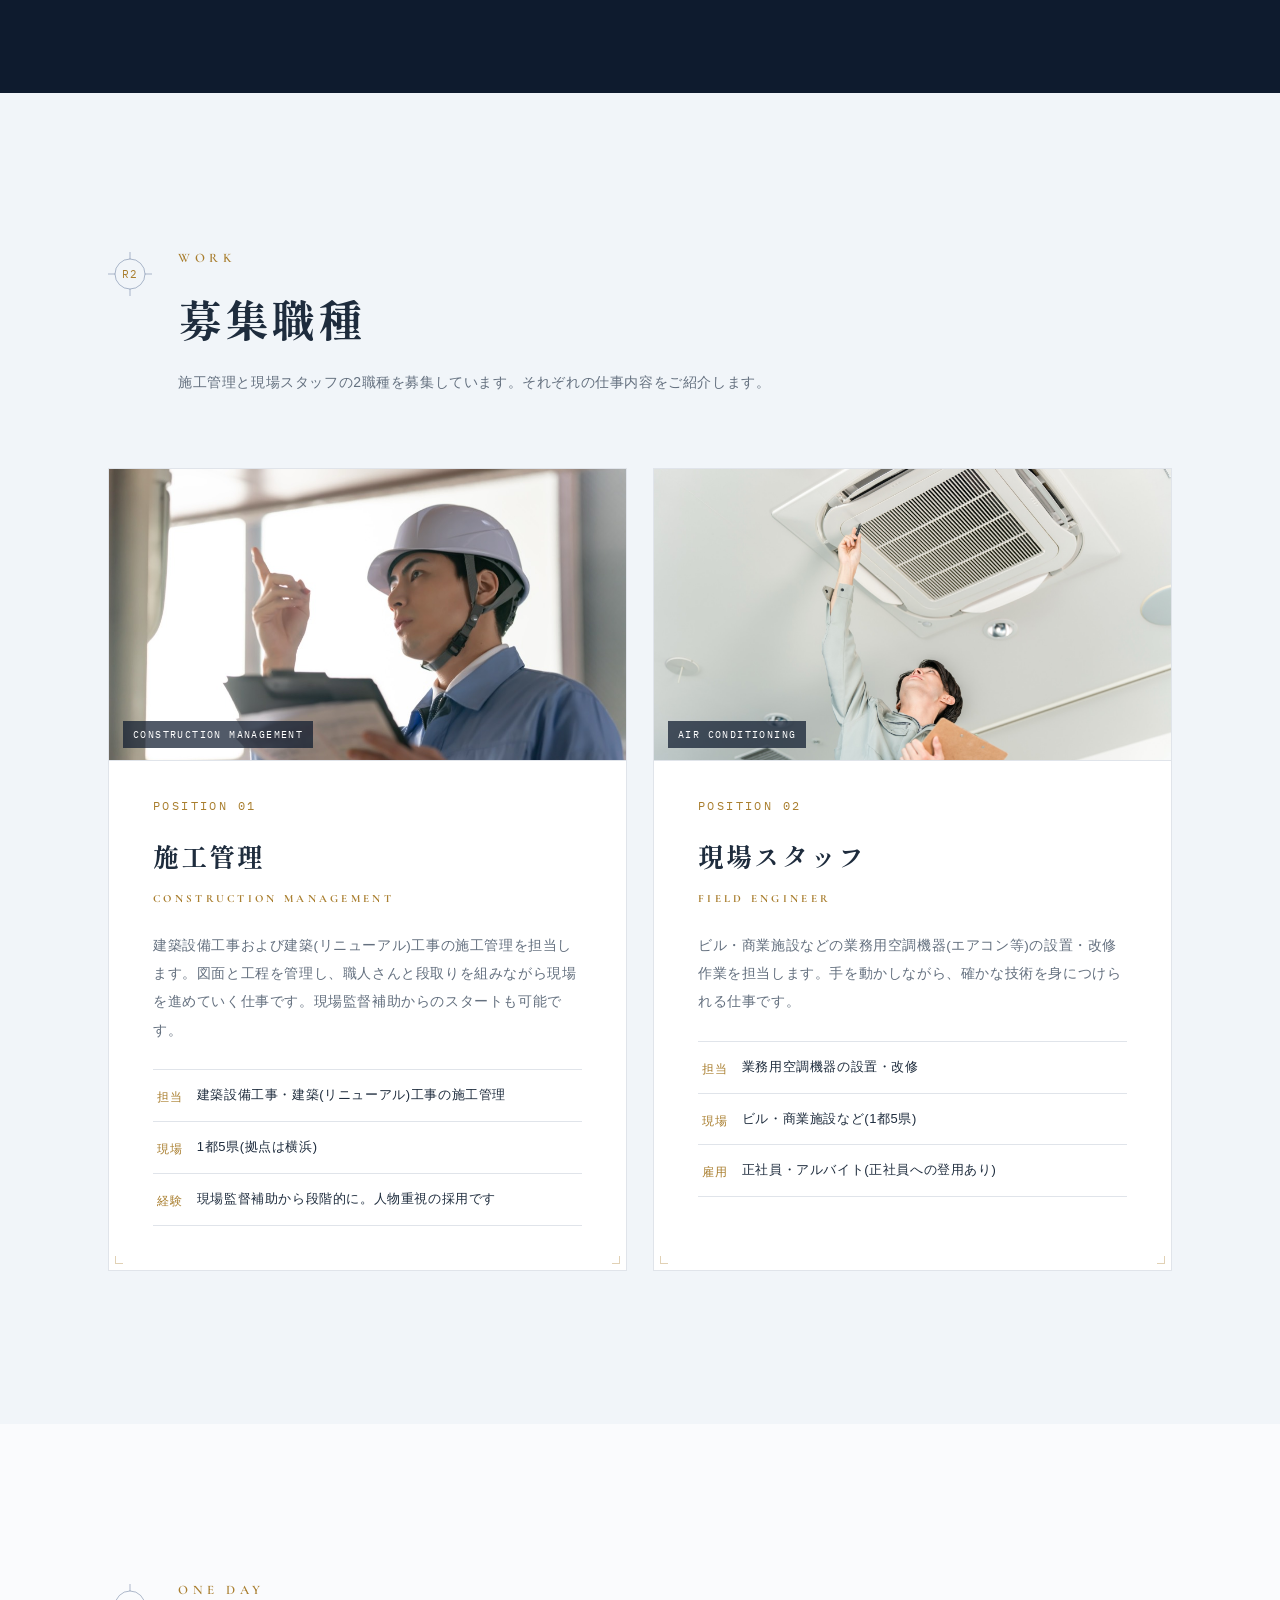
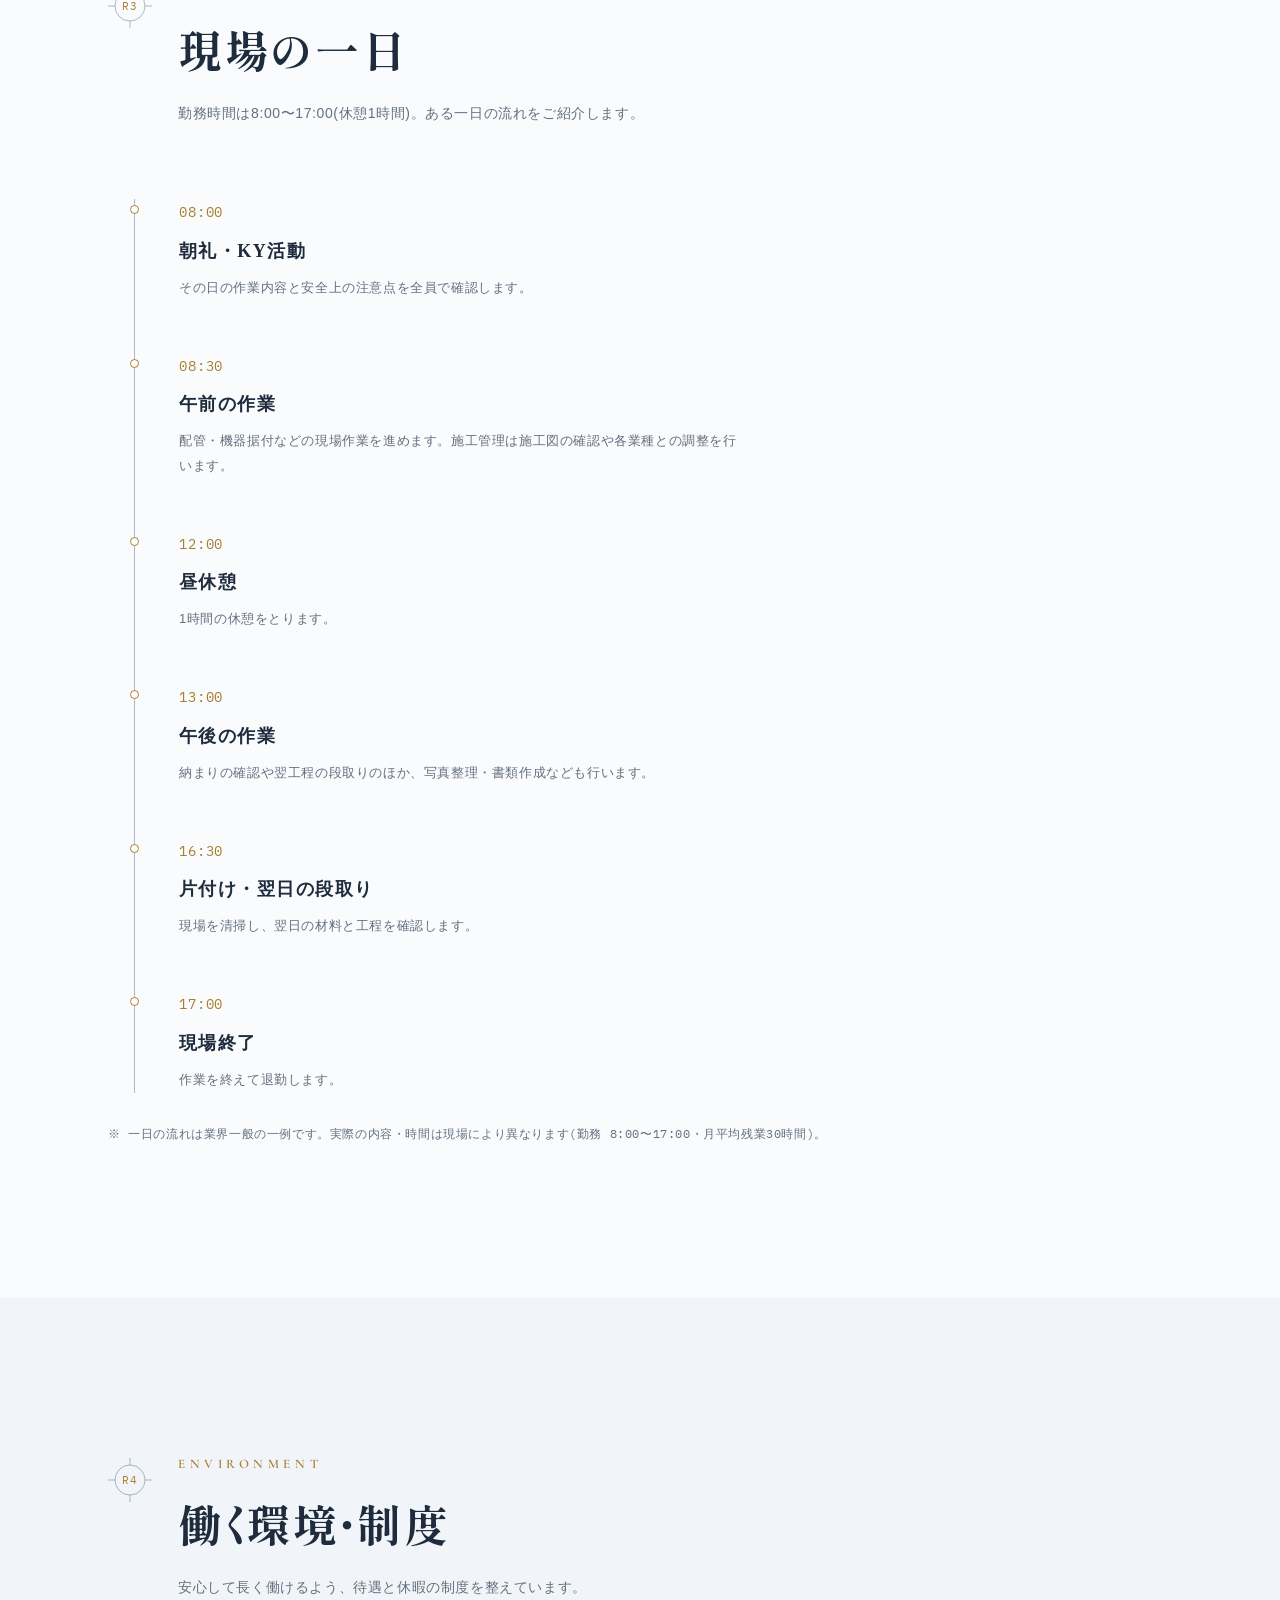
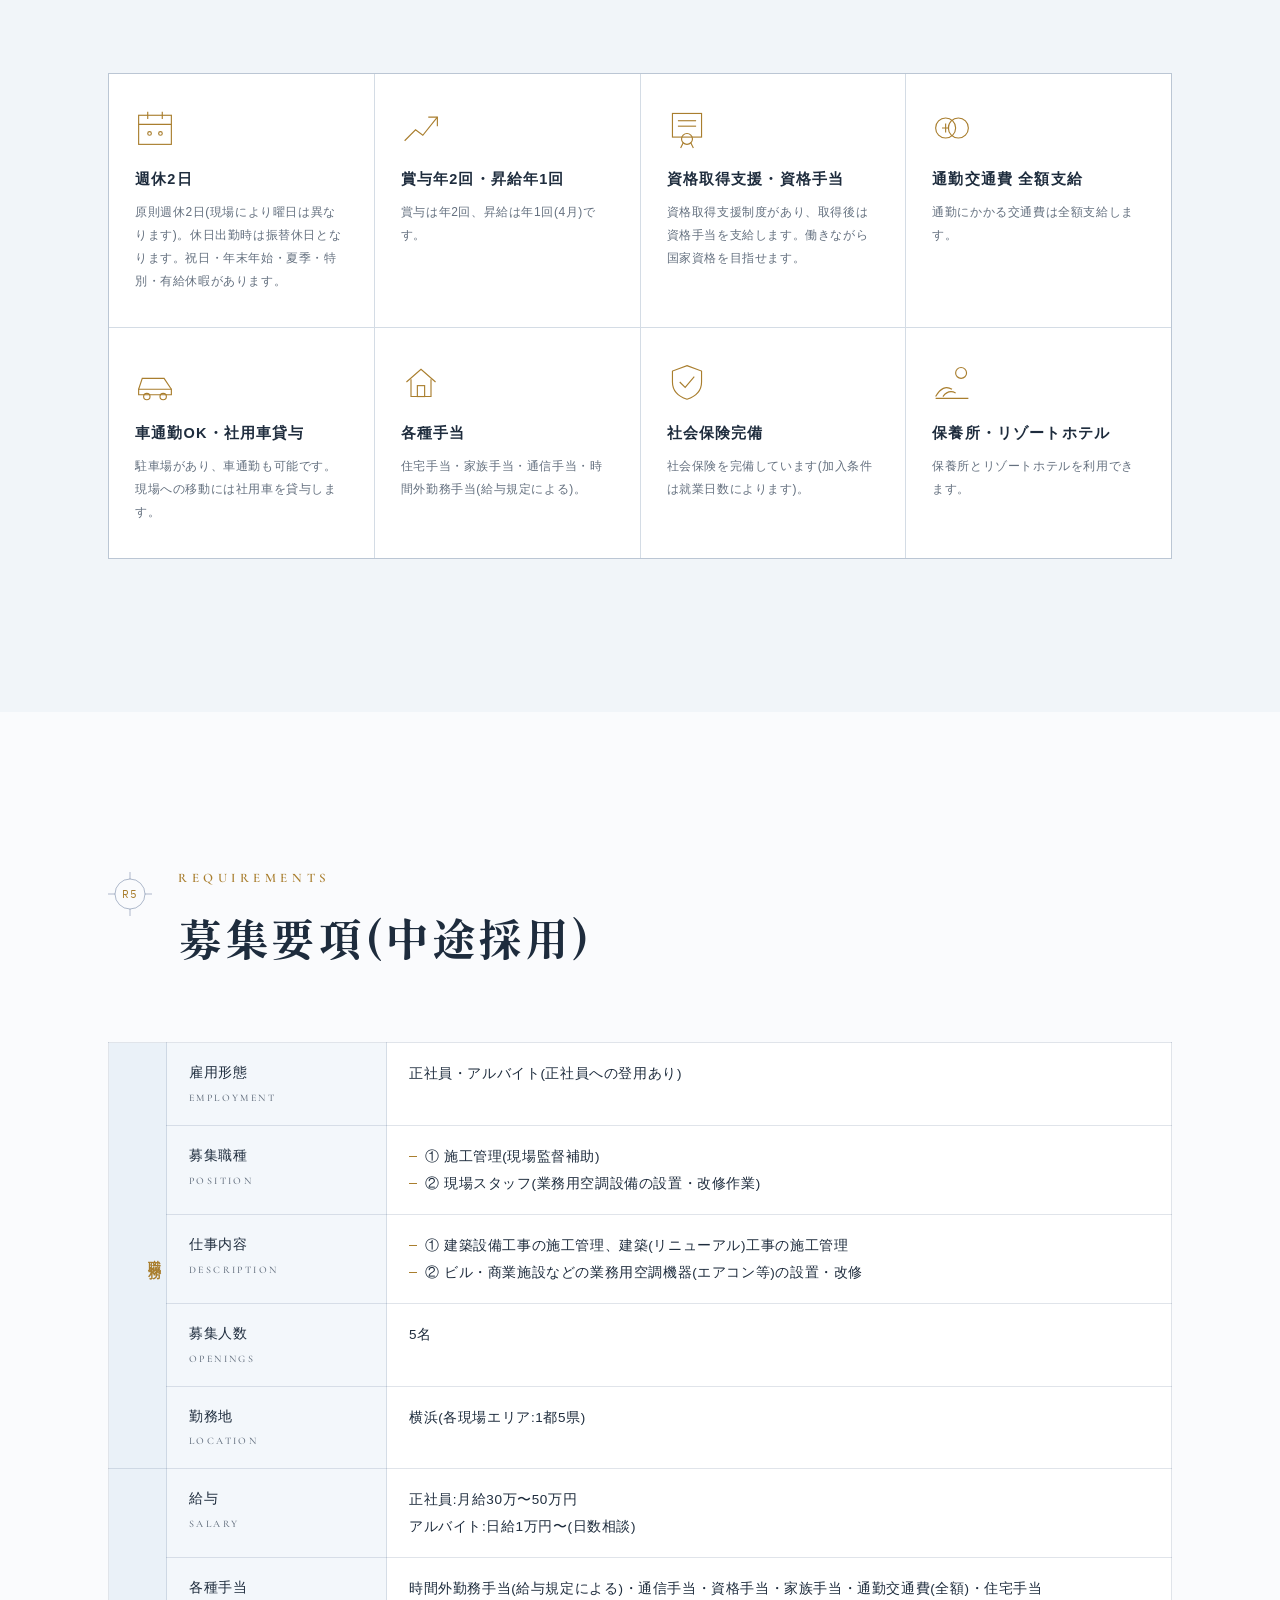
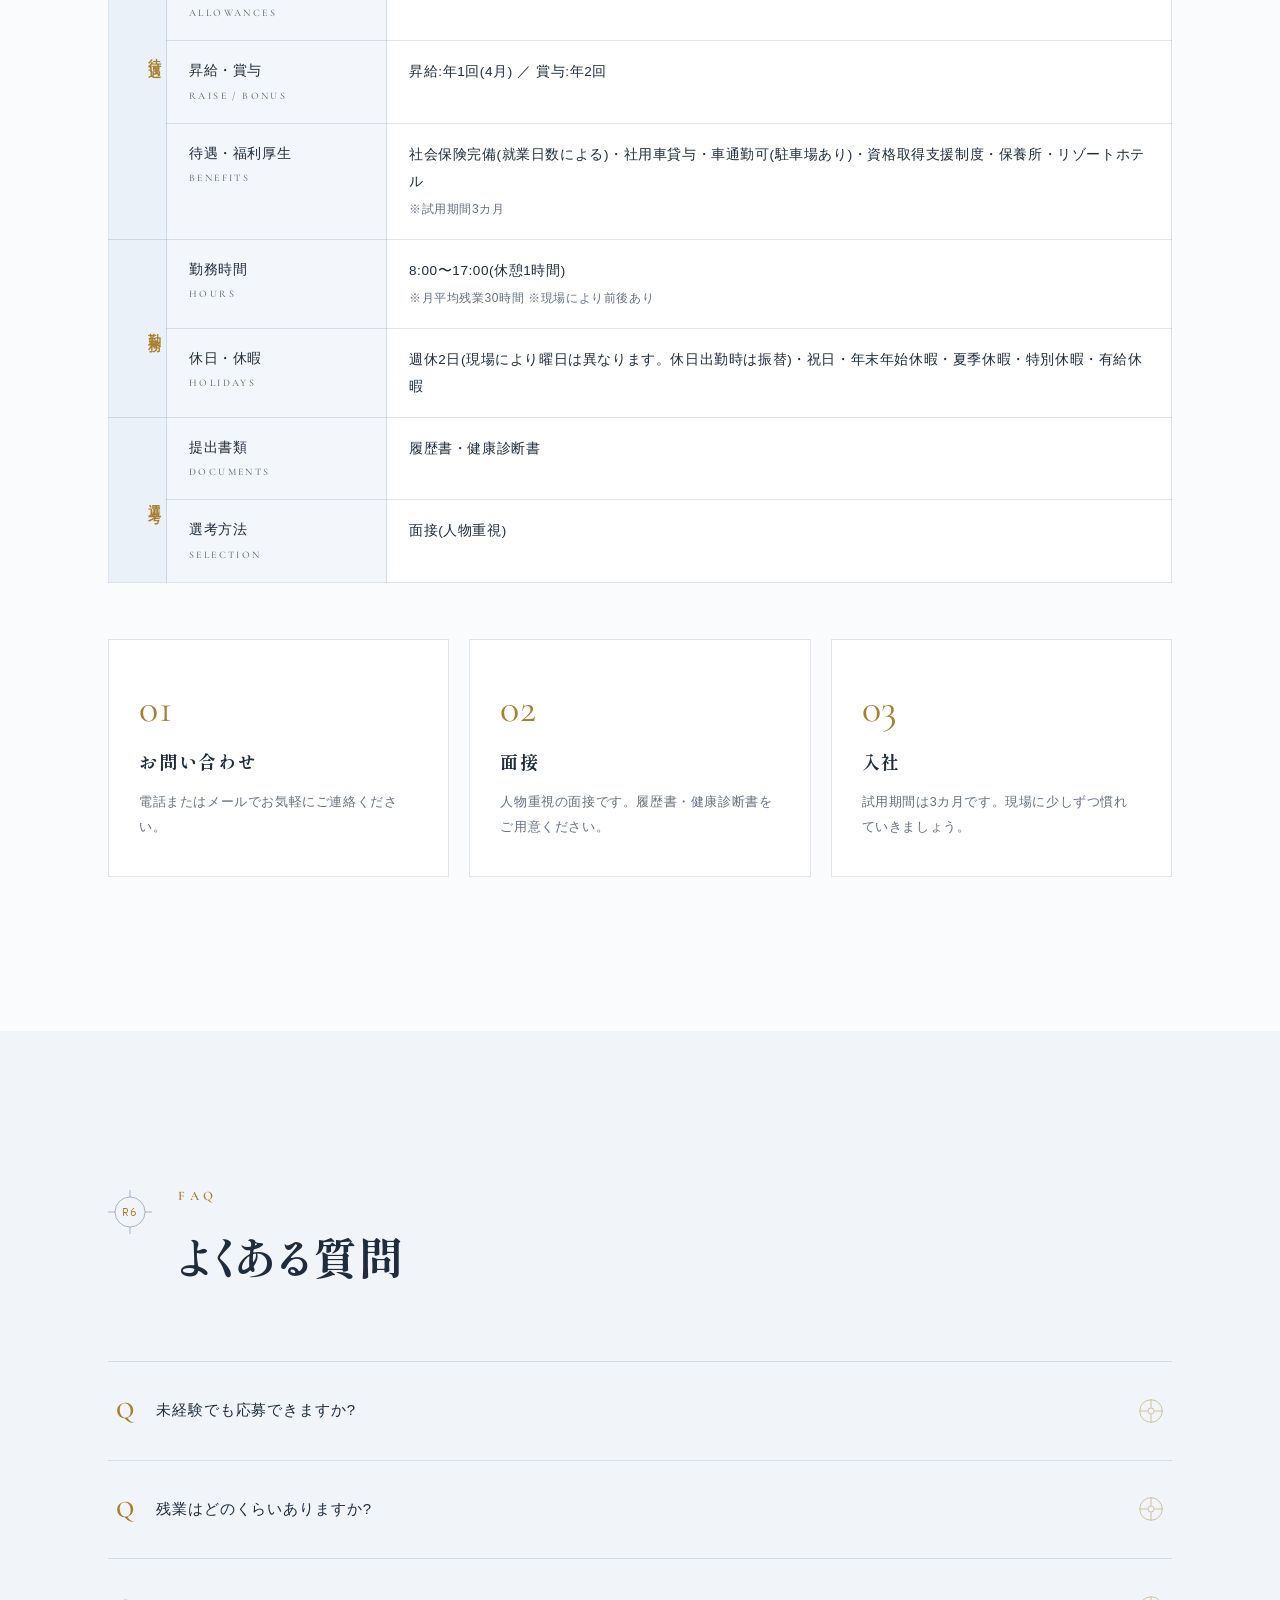
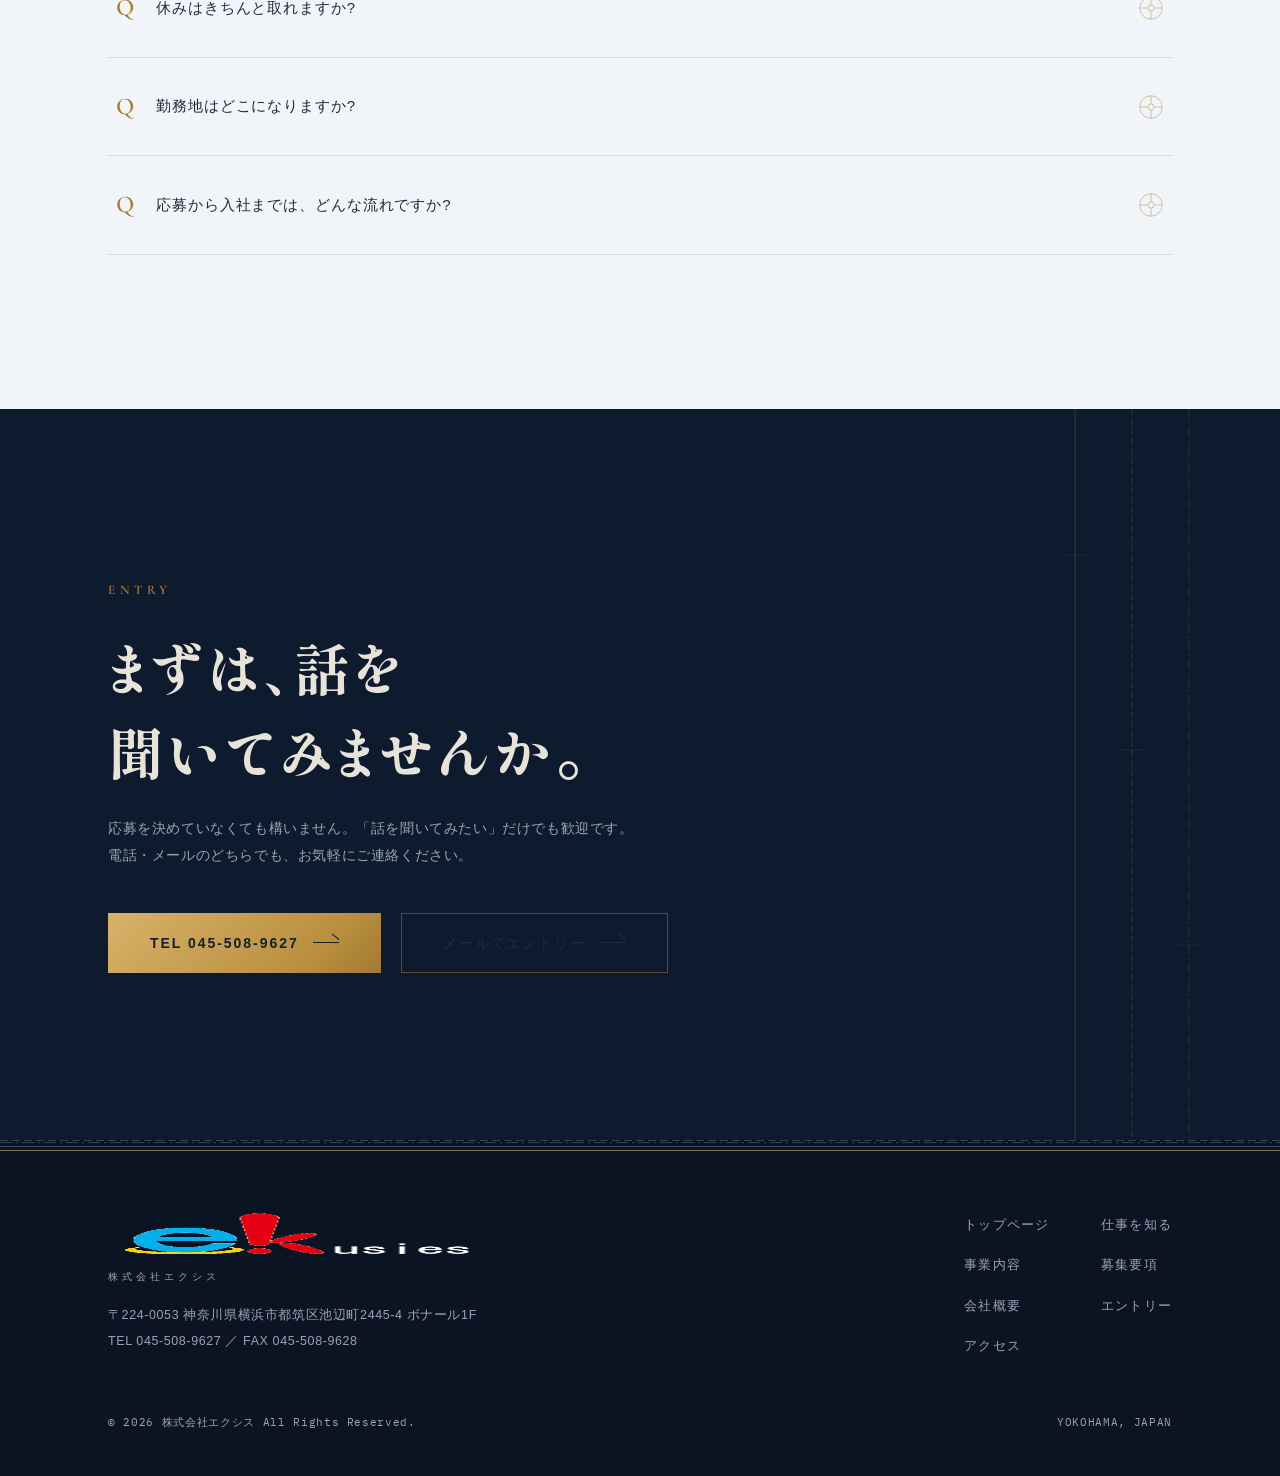
<file: recruit.html>
<!DOCTYPE html>
<html lang="ja">
<head>
<meta charset="UTF-8">
<meta name="viewport" content="width=device-width, initial-scale=1.0">
<title>採用情報｜株式会社エクシス — 手に職、一生もの。</title>
<meta name="description" content="株式会社エクシス(横浜)の採用情報。施工管理・現場スタッフを募集中。月給30万〜50万円、週休2日、賞与年2回、資格取得支援あり。経験より人物重視の採用です。">
<meta property="og:site_name" content="株式会社エクシス">
<meta property="og:title" content="採用情報｜株式会社エクシス — 手に職、一生もの。">
<meta property="og:description" content="施工管理・現場スタッフ募集。月給30万〜50万円、週休2日、賞与年2回、資格取得支援あり。横浜の総合設備工事会社。">
<meta property="og:type" content="website">
<link rel="icon" type="image/png" href="assets/img/favicon.png">
<link rel="preconnect" href="https://fonts.googleapis.com">
<link rel="preconnect" href="https://fonts.gstatic.com" crossorigin>
<link href="https://fonts.googleapis.com/css2?family=Shippori+Mincho+B1:wght@500;700;800&family=Zen+Kaku+Gothic+New:wght@400;500;700&family=Cormorant+Garamond:ital,wght@0,500;0,600;1,500&family=IBM+Plex+Mono:wght@400;500&display=swap" rel="stylesheet">
<link rel="stylesheet" href="assets/style.css?v=20260714b">
<noscript><style>.reveal,.anim-scope .fp{opacity:1!important;transform:none!important}.anim-scope .dp{stroke-dashoffset:0!important;stroke-dasharray:none!important}.pipe-fill{transform:none!important}</style></noscript>
</head>
<body class="recruit">
<a class="skip-link" href="#main">本文へ移動</a>

<div class="rail" aria-hidden="true">
  <span class="rail-fill"></span>
  <span class="rail-node" data-target="numbers"></span>
  <span class="rail-node" data-target="work"></span>
  <span class="rail-node" data-target="day"></span>
  <span class="rail-node" data-target="benefit"></span>
  <span class="rail-node" data-target="requirements"></span>
  <span class="rail-node" data-target="faq"></span>
  <span class="rail-node" data-target="entry"></span>
</div>

<header class="site-header">
  <div class="progress-bar" aria-hidden="true"></div>
  <div class="header-inner">
    <a href="index.html" class="brand" aria-label="株式会社エクシス トップページ">
      <img class="brand-logo" src="assets/img/logo.png" alt="ek!usies" width="258" height="139">
      <span class="brand-ja">株式会社エクシス</span>
    </a>
    <nav class="gnav" aria-label="グローバルナビゲーション">
      <a href="index.html">トップページ</a>
      <a href="#work">仕事を知る</a>
      <a href="#benefit">働く環境</a>
      <a href="#requirements">募集要項</a>
      <a href="#faq">FAQ</a>
      <a href="#entry" class="pill">エントリー</a>
    </nav>
    <a href="#entry" class="pill pill-mobile">エントリー</a>
    <button class="nav-toggle" aria-label="メニューを開く" aria-expanded="false">
      <span></span><span></span>
    </button>
  </div>
</header>

<div class="mobile-menu">
  <a href="index.html">トップページ<span class="mm-en">HOME</span></a>
  <a href="#work">仕事を知る<span class="mm-en">WORK</span></a>
  <a href="#day">現場の一日<span class="mm-en">ONE DAY</span></a>
  <a href="#benefit">働く環境<span class="mm-en">ENVIRONMENT</span></a>
  <a href="#requirements">募集要項<span class="mm-en">REQUIREMENTS</span></a>
  <a href="#faq">よくある質問<span class="mm-en">FAQ</span></a>
  <a href="#entry" class="mm-recruit">エントリー<span class="mm-en">ENTRY</span></a>
</div>

<main id="main">

<!-- ============ RECRUIT HERO ============ -->
<section class="hero r-hero">
  <div class="hero-inner container">
    <div class="r-hero-copy">
      <span class="en-label reveal in-view">RECRUIT — JOIN THE CRAFT</span>
      <p class="r-hero-lead reveal in-view" data-d="1">資格も、経験も、現場で積み上がる。<br>横浜の総合設備工事会社で、街のライフラインを担う仕事。<br>いま、施工管理と現場スタッフを募集しています。</p>
      <div class="r-hero-cta reveal in-view" data-d="2">
        <a class="btn btn-solid" href="#entry">エントリーする<span class="arrow"></span></a>
        <a class="btn btn-outline" href="#entry">まずは話を聞く<span class="arrow"></span></a>
      </div>
      <ul class="hero-legend reveal in-view" data-d="3" aria-label="事業領域の凡例">
        <li><span class="legend-line lt-solid"></span>空調</li>
        <li><span class="legend-line lt-dash"></span>給排水衛生</li>
        <li><span class="legend-line lt-dashdot"></span>電気</li>
      </ul>
    </div>
    <figure class="hero-photo r-hero-photo reveal in-view" data-d="2">
      <span class="tick-corner tl"></span><span class="tick-corner tr"></span><span class="tick-corner bl"></span><span class="tick-corner br"></span>
      <img src="assets/img/worker-survey.jpg" alt="現場で指差し確認を行う施工管理スタッフ" width="1800" height="1200" fetchpriority="high">
      <figcaption><span class="cap-brass">FIG. R-01</span><span>施工管理 — CONSTRUCTION MANAGEMENT</span></figcaption>
    </figure>
    <h1 class="r-hero-title reveal in-view" data-d="1">手に職、<br><span class="brass-text">一生もの。</span></h1>
  </div>
</section>

<!-- ============ R1 NUMBERS ============ -->
<section class="section section--night" id="numbers" style="padding-top: clamp(64px, 8vw, 100px);">
  <div class="container">
    <div class="sec-head reveal">
      <span class="axis-mark" aria-hidden="true">
        <svg width="44" height="44" viewBox="0 0 44 44">
          <circle cx="22" cy="22" r="15" stroke-width="1"/>
          <line x1="22" y1="0" x2="22" y2="7"/><line x1="22" y1="37" x2="22" y2="44"/>
          <line x1="0" y1="22" x2="7" y2="22"/><line x1="37" y1="22" x2="44" y2="22"/>
          <text x="22" y="26" text-anchor="middle">R1</text>
        </svg>
      </span>
      <div>
        <p class="en-label">NUMBERS</p>
        <h2 class="sec-title">数字で見る働き方</h2>
        <p class="sec-lead">現在の中途採用の募集条件です。詳細は募集要項をご覧ください。</p>
      </div>
    </div>

    <div class="stat-grid cols-4 anim-scope reveal">
      <div class="stat-tile">
        <p class="stat-num"><span data-count="30">30</span><span class="unit">万〜50万円</span></p>
        <p class="stat-label">月給(正社員)</p>
      </div>
      <div class="stat-tile">
        <p class="stat-num"><span data-count="2">2</span><span class="unit">回／年</span></p>
        <p class="stat-label">賞与</p>
      </div>
      <div class="stat-tile">
        <p class="stat-num"><span data-count="2">2</span><span class="unit">日</span></p>
        <p class="stat-label">週休(原則)</p>
      </div>
      <div class="stat-tile">
        <p class="stat-num"><span data-count="30">30</span><span class="unit">時間</span></p>
        <p class="stat-label">月平均残業</p>
      </div>
    </div>
    <p class="stat-foot">※ 2026年7月現在の募集条件。</p>
  </div>
</section>

<!-- ============ R2 WORK ============ -->
<section class="section section--deep" id="work">
  <div class="container">
    <div class="sec-head reveal">
      <span class="axis-mark" aria-hidden="true">
        <svg width="44" height="44" viewBox="0 0 44 44">
          <circle cx="22" cy="22" r="15" stroke-width="1"/>
          <line x1="22" y1="0" x2="22" y2="7"/><line x1="22" y1="37" x2="22" y2="44"/>
          <line x1="0" y1="22" x2="7" y2="22"/><line x1="37" y1="22" x2="44" y2="22"/>
          <text x="22" y="26" text-anchor="middle">R2</text>
        </svg>
      </span>
      <div>
        <p class="en-label">WORK</p>
        <h2 class="sec-title">募集職種</h2>
        <p class="sec-lead">施工管理と現場スタッフの2職種を募集しています。それぞれの仕事内容をご紹介します。</p>
      </div>
    </div>

    <div class="job-grid">
      <article class="pillar-card job-card lt-solid reveal" data-d="1">
        <span class="tick-corner tl"></span><span class="tick-corner tr"></span><span class="tick-corner bl"></span><span class="tick-corner br"></span>
        <div class="job-photo"><img src="assets/img/worker-survey-card.jpg" alt="図面を手に現場を確認する施工管理スタッフ" loading="lazy"><span class="cap">CONSTRUCTION MANAGEMENT</span></div>
        <p class="j-no">POSITION 01</p>
        <h3>施工管理<span class="j-en">Construction Management</span></h3>
        <p class="j-desc">建築設備工事および建築(リニューアル)工事の施工管理を担当します。図面と工程を管理し、職人さんと段取りを組みながら現場を進めていく仕事です。現場監督補助からのスタートも可能です。</p>
        <ul class="j-points">
          <li><span class="k">担当</span><span>建築設備工事・建築(リニューアル)工事の施工管理</span></li>
          <li><span class="k">現場</span><span>1都5県(拠点は横浜)</span></li>
          <li><span class="k">経験</span><span>現場監督補助から段階的に。人物重視の採用です</span></li>
        </ul>
      </article>

      <article class="pillar-card job-card lt-dash reveal" data-d="2">
        <span class="tick-corner tl"></span><span class="tick-corner tr"></span><span class="tick-corner bl"></span><span class="tick-corner br"></span>
        <div class="job-photo"><img src="assets/img/aircon-inspection.jpg" alt="天井カセット形エアコンを点検する現場スタッフ" loading="lazy"><span class="cap">AIR CONDITIONING</span></div>
        <p class="j-no">POSITION 02</p>
        <h3>現場スタッフ<span class="j-en">Field Engineer</span></h3>
        <p class="j-desc">ビル・商業施設などの業務用空調機器(エアコン等)の設置・改修作業を担当します。手を動かしながら、確かな技術を身につけられる仕事です。</p>
        <ul class="j-points">
          <li><span class="k">担当</span><span>業務用空調機器の設置・改修</span></li>
          <li><span class="k">現場</span><span>ビル・商業施設など(1都5県)</span></li>
          <li><span class="k">雇用</span><span>正社員・アルバイト(正社員への登用あり)</span></li>
        </ul>
      </article>
    </div>
  </div>
</section>

<!-- ============ R3 ONE DAY ============ -->
<section class="section" id="day">
  <div class="container">
    <div class="sec-head reveal">
      <span class="axis-mark" aria-hidden="true">
        <svg width="44" height="44" viewBox="0 0 44 44">
          <circle cx="22" cy="22" r="15" stroke-width="1"/>
          <line x1="22" y1="0" x2="22" y2="7"/><line x1="22" y1="37" x2="22" y2="44"/>
          <line x1="0" y1="22" x2="7" y2="22"/><line x1="37" y1="22" x2="44" y2="22"/>
          <text x="22" y="26" text-anchor="middle">R3</text>
        </svg>
      </span>
      <div>
        <p class="en-label">ONE DAY</p>
        <h2 class="sec-title">現場の一日</h2>
        <p class="sec-lead">勤務時間は8:00〜17:00(休憩1時間)。ある一日の流れをご紹介します。</p>
      </div>
    </div>

    <div class="day-line reveal">
      <div class="day-item">
        <p class="d-time">08:00</p>
        <h4>朝礼・KY活動</h4>
        <p>その日の作業内容と安全上の注意点を全員で確認します。</p>
      </div>
      <div class="day-item">
        <p class="d-time">08:30</p>
        <h4>午前の作業</h4>
        <p>配管・機器据付などの現場作業を進めます。施工管理は施工図の確認や各業種との調整を行います。</p>
      </div>
      <div class="day-item">
        <p class="d-time">12:00</p>
        <h4>昼休憩</h4>
        <p>1時間の休憩をとります。</p>
      </div>
      <div class="day-item">
        <p class="d-time">13:00</p>
        <h4>午後の作業</h4>
        <p>納まりの確認や翌工程の段取りのほか、写真整理・書類作成なども行います。</p>
      </div>
      <div class="day-item">
        <p class="d-time">16:30</p>
        <h4>片付け・翌日の段取り</h4>
        <p>現場を清掃し、翌日の材料と工程を確認します。</p>
      </div>
      <div class="day-item">
        <p class="d-time">17:00</p>
        <h4>現場終了</h4>
        <p>作業を終えて退勤します。</p>
      </div>
    </div>
    <p class="day-note">※ 一日の流れは業界一般の一例です。実際の内容・時間は現場により異なります(勤務 8:00〜17:00・月平均残業30時間)。</p>
  </div>
</section>

<!-- ============ R4 ENVIRONMENT ============ -->
<section class="section section--deep" id="benefit">
  <div class="container">
    <div class="sec-head reveal">
      <span class="axis-mark" aria-hidden="true">
        <svg width="44" height="44" viewBox="0 0 44 44">
          <circle cx="22" cy="22" r="15" stroke-width="1"/>
          <line x1="22" y1="0" x2="22" y2="7"/><line x1="22" y1="37" x2="22" y2="44"/>
          <line x1="0" y1="22" x2="7" y2="22"/><line x1="37" y1="22" x2="44" y2="22"/>
          <text x="22" y="26" text-anchor="middle">R4</text>
        </svg>
      </span>
      <div>
        <p class="en-label">ENVIRONMENT</p>
        <h2 class="sec-title">働く環境・制度</h2>
        <p class="sec-lead">安心して長く働けるよう、待遇と休暇の制度を整えています。</p>
      </div>
    </div>

    <div class="benefit-grid reveal">
      <div class="benefit-cell">
        <svg viewBox="0 0 44 44" aria-hidden="true"><rect x="4" y="8" width="36" height="32"/><line x1="4" y1="18" x2="40" y2="18"/><line x1="14" y1="4" x2="14" y2="12"/><line x1="30" y1="4" x2="30" y2="12"/><circle cx="16" cy="28" r="2"/><circle cx="28" cy="28" r="2"/></svg>
        <h4>週休2日</h4>
        <p>原則週休2日(現場により曜日は異なります)。休日出勤時は振替休日となります。祝日・年末年始・夏季・特別・有給休暇があります。</p>
      </div>
      <div class="benefit-cell">
        <svg viewBox="0 0 44 44" aria-hidden="true"><polyline points="4,36 16,24 24,30 40,10"/><polyline points="30,10 40,10 40,20"/></svg>
        <h4>賞与年2回・昇給年1回</h4>
        <p>賞与は年2回、昇給は年1回(4月)です。</p>
      </div>
      <div class="benefit-cell">
        <svg viewBox="0 0 44 44" aria-hidden="true"><rect x="6" y="6" width="32" height="26"/><line x1="12" y1="14" x2="32" y2="14"/><line x1="12" y1="20" x2="32" y2="20"/><circle cx="22" cy="34" r="6"/><path d="M18 38 L15 44 M26 38 L29 44"/></svg>
        <h4>資格取得支援・資格手当</h4>
        <p>資格取得支援制度があり、取得後は資格手当を支給します。働きながら国家資格を目指せます。</p>
      </div>
      <div class="benefit-cell">
        <svg viewBox="0 0 44 44" aria-hidden="true"><circle cx="15" cy="22" r="11"/><circle cx="29" cy="22" r="11"/><path d="M15 17 v10 M11 22 h8"/></svg>
        <h4>通勤交通費 全額支給</h4>
        <p>通勤にかかる交通費は全額支給します。</p>
      </div>
      <div class="benefit-cell">
        <svg viewBox="0 0 44 44" aria-hidden="true"><path d="M4 30 L8 18 h24 l8 12"/><path d="M4 30 h36 v6 h-36 z"/><circle cx="13" cy="38" r="3.5"/><circle cx="31" cy="38" r="3.5"/></svg>
        <h4>車通勤OK・社用車貸与</h4>
        <p>駐車場があり、車通勤も可能です。現場への移動には社用車を貸与します。</p>
      </div>
      <div class="benefit-cell">
        <svg viewBox="0 0 44 44" aria-hidden="true"><path d="M6 22 L22 8 L38 22"/><path d="M11 19 V38 h22 V19"/><rect x="18" y="26" width="8" height="12"/></svg>
        <h4>各種手当</h4>
        <p>住宅手当・家族手当・通信手当・時間外勤務手当(給与規定による)。</p>
      </div>
      <div class="benefit-cell">
        <svg viewBox="0 0 44 44" aria-hidden="true"><path d="M22 4 L38 10 V22 C38 32 31 38 22 41 C13 38 6 32 6 22 V10 Z"/><polyline points="14,22 20,28 30,16"/></svg>
        <h4>社会保険完備</h4>
        <p>社会保険を完備しています(加入条件は就業日数によります)。</p>
      </div>
      <div class="benefit-cell">
        <svg viewBox="0 0 44 44" aria-hidden="true"><circle cx="32" cy="12" r="6"/><path d="M4 38 q8 -14 18 -8 M12 38 q6 -8 14 -4"/><line x1="4" y1="40" x2="40" y2="40"/></svg>
        <h4>保養所・リゾートホテル</h4>
        <p>保養所とリゾートホテルを利用できます。</p>
      </div>
    </div>
  </div>
</section>

<!-- ============ R5 REQUIREMENTS ============ -->
<section class="section" id="requirements">
  <div class="container">
    <div class="sec-head reveal">
      <span class="axis-mark" aria-hidden="true">
        <svg width="44" height="44" viewBox="0 0 44 44">
          <circle cx="22" cy="22" r="15" stroke-width="1"/>
          <line x1="22" y1="0" x2="22" y2="7"/><line x1="22" y1="37" x2="22" y2="44"/>
          <line x1="0" y1="22" x2="7" y2="22"/><line x1="37" y1="22" x2="44" y2="22"/>
          <text x="22" y="26" text-anchor="middle">R5</text>
        </svg>
      </span>
      <div>
        <p class="en-label">REQUIREMENTS</p>
        <h2 class="sec-title">募集要項(中途採用)</h2>
      </div>
    </div>

    <div class="reveal">
      <table class="titleblock">
        <tbody>
          <tr>
            <th class="group" rowspan="5" scope="rowgroup">職務</th>
            <th class="label" scope="row">雇用形態<span class="en">Employment</span></th>
            <td>正社員・アルバイト(正社員への登用あり)</td>
          </tr>
          <tr>
            <th class="label" scope="row">募集職種<span class="en">Position</span></th>
            <td>
              <ul class="tb-list">
                <li>① 施工管理(現場監督補助)</li>
                <li>② 現場スタッフ(業務用空調設備の設置・改修作業)</li>
              </ul>
            </td>
          </tr>
          <tr>
            <th class="label" scope="row">仕事内容<span class="en">Description</span></th>
            <td>
              <ul class="tb-list">
                <li>① 建築設備工事の施工管理、建築(リニューアル)工事の施工管理</li>
                <li>② ビル・商業施設などの業務用空調機器(エアコン等)の設置・改修</li>
              </ul>
            </td>
          </tr>
          <tr>
            <th class="label" scope="row">募集人数<span class="en">Openings</span></th>
            <td>5名</td>
          </tr>
          <tr>
            <th class="label" scope="row">勤務地<span class="en">Location</span></th>
            <td>横浜(各現場エリア:1都5県)</td>
          </tr>
        </tbody>
        <tbody>
          <tr>
            <th class="group" rowspan="4" scope="rowgroup">待遇</th>
            <th class="label" scope="row">給与<span class="en">Salary</span></th>
            <td>正社員:月給30万〜50万円<br>アルバイト:日給1万円〜(日数相談)</td>
          </tr>
          <tr>
            <th class="label" scope="row">各種手当<span class="en">Allowances</span></th>
            <td>時間外勤務手当(給与規定による)・通信手当・資格手当・家族手当・通勤交通費(全額)・住宅手当</td>
          </tr>
          <tr>
            <th class="label" scope="row">昇給・賞与<span class="en">Raise / Bonus</span></th>
            <td>昇給:年1回(4月) ／ 賞与:年2回</td>
          </tr>
          <tr>
            <th class="label" scope="row">待遇・福利厚生<span class="en">Benefits</span></th>
            <td>社会保険完備(就業日数による)・社用車貸与・車通勤可(駐車場あり)・資格取得支援制度・保養所・リゾートホテル<br><span class="sub">※試用期間3カ月</span></td>
          </tr>
        </tbody>
        <tbody>
          <tr>
            <th class="group" rowspan="2" scope="rowgroup">勤務</th>
            <th class="label" scope="row">勤務時間<span class="en">Hours</span></th>
            <td>8:00〜17:00(休憩1時間)<br><span class="sub">※月平均残業30時間 ※現場により前後あり</span></td>
          </tr>
          <tr>
            <th class="label" scope="row">休日・休暇<span class="en">Holidays</span></th>
            <td>週休2日(現場により曜日は異なります。休日出勤時は振替)・祝日・年末年始休暇・夏季休暇・特別休暇・有給休暇</td>
          </tr>
        </tbody>
        <tbody>
          <tr>
            <th class="group" rowspan="2" scope="rowgroup">選考</th>
            <th class="label" scope="row">提出書類<span class="en">Documents</span></th>
            <td>履歴書・健康診断書</td>
          </tr>
          <tr>
            <th class="label" scope="row">選考方法<span class="en">Selection</span></th>
            <td>面接(人物重視)</td>
          </tr>
        </tbody>
      </table>
    </div>

    <!-- 選考フロー -->
    <div class="flow-grid reveal" style="margin-top:56px;">
      <div class="flow-step">
        <p class="f-no">01</p>
        <h4>お問い合わせ</h4>
        <p>電話またはメールでお気軽にご連絡ください。</p>
      </div>
      <div class="flow-step">
        <p class="f-no">02</p>
        <h4>面接</h4>
        <p>人物重視の面接です。履歴書・健康診断書をご用意ください。</p>
      </div>
      <div class="flow-step">
        <p class="f-no">03</p>
        <h4>入社</h4>
        <p>試用期間は3カ月です。現場に少しずつ慣れていきましょう。</p>
      </div>
    </div>
  </div>
</section>

<!-- ============ R6 FAQ ============ -->
<section class="section section--deep" id="faq">
  <div class="container">
    <div class="sec-head reveal">
      <span class="axis-mark" aria-hidden="true">
        <svg width="44" height="44" viewBox="0 0 44 44">
          <circle cx="22" cy="22" r="15" stroke-width="1"/>
          <line x1="22" y1="0" x2="22" y2="7"/><line x1="22" y1="37" x2="22" y2="44"/>
          <line x1="0" y1="22" x2="7" y2="22"/><line x1="37" y1="22" x2="44" y2="22"/>
          <text x="22" y="26" text-anchor="middle">R6</text>
        </svg>
      </span>
      <div>
        <p class="en-label">FAQ</p>
        <h2 class="sec-title">よくある質問</h2>
      </div>
    </div>

    <div class="faq-list reveal">
      <div class="faq-item">
        <button class="faq-q" aria-expanded="false">
          <span class="q-mark">Q</span>
          <span class="q-text">未経験でも応募できますか?</span>
          <svg class="q-valve" width="26" height="26" viewBox="0 0 30 30" aria-hidden="true">
            <circle cx="15" cy="15" r="13" stroke-width="1"/><circle cx="15" cy="15" r="3.5" stroke-width="1"/>
            <line x1="15" y1="2" x2="15" y2="11"/><line x1="15" y1="19" x2="15" y2="28"/><line x1="2" y1="15" x2="11" y2="15"/><line x1="19" y1="15" x2="28" y2="15"/>
          </svg>
        </button>
        <div class="faq-a"><div class="faq-a-inner">
          <p>選考は人物重視の面接です。施工管理は現場監督補助から、現場スタッフはアルバイト(正社員への登用あり)からのスタートも選べます。資格取得支援制度と資格手当があるので、働きながら国家資格を目指せます。</p>
        </div></div>
      </div>
      <div class="faq-item">
        <button class="faq-q" aria-expanded="false">
          <span class="q-mark">Q</span>
          <span class="q-text">残業はどのくらいありますか?</span>
          <svg class="q-valve" width="26" height="26" viewBox="0 0 30 30" aria-hidden="true">
            <circle cx="15" cy="15" r="13" stroke-width="1"/><circle cx="15" cy="15" r="3.5" stroke-width="1"/>
            <line x1="15" y1="2" x2="15" y2="11"/><line x1="15" y1="19" x2="15" y2="28"/><line x1="2" y1="15" x2="11" y2="15"/><line x1="19" y1="15" x2="28" y2="15"/>
          </svg>
        </button>
        <div class="faq-a"><div class="faq-a-inner">
          <p>月平均30時間です。勤務時間は8:00〜17:00(休憩1時間)で、現場により前後します。時間外勤務手当は給与規定により支給します。</p>
        </div></div>
      </div>
      <div class="faq-item">
        <button class="faq-q" aria-expanded="false">
          <span class="q-mark">Q</span>
          <span class="q-text">休みはきちんと取れますか?</span>
          <svg class="q-valve" width="26" height="26" viewBox="0 0 30 30" aria-hidden="true">
            <circle cx="15" cy="15" r="13" stroke-width="1"/><circle cx="15" cy="15" r="3.5" stroke-width="1"/>
            <line x1="15" y1="2" x2="15" y2="11"/><line x1="15" y1="19" x2="15" y2="28"/><line x1="2" y1="15" x2="11" y2="15"/><line x1="19" y1="15" x2="28" y2="15"/>
          </svg>
        </button>
        <div class="faq-a"><div class="faq-a-inner">
          <p>原則週休2日です(現場により曜日は異なります)。休日に出勤した場合は振替休日になります。そのほか祝日・年末年始・夏季・特別・有給休暇があり、保養所やリゾートホテルも利用できます。</p>
        </div></div>
      </div>
      <div class="faq-item">
        <button class="faq-q" aria-expanded="false">
          <span class="q-mark">Q</span>
          <span class="q-text">勤務地はどこになりますか?</span>
          <svg class="q-valve" width="26" height="26" viewBox="0 0 30 30" aria-hidden="true">
            <circle cx="15" cy="15" r="13" stroke-width="1"/><circle cx="15" cy="15" r="3.5" stroke-width="1"/>
            <line x1="15" y1="2" x2="15" y2="11"/><line x1="15" y1="19" x2="15" y2="28"/><line x1="2" y1="15" x2="11" y2="15"/><line x1="19" y1="15" x2="28" y2="15"/>
          </svg>
        </button>
        <div class="faq-a"><div class="faq-a-inner">
          <p>拠点は横浜(都筑区)で、担当する現場は1都5県のエリアです。車通勤が可能(駐車場あり)で、現場への移動には社用車を貸与します。</p>
        </div></div>
      </div>
      <div class="faq-item">
        <button class="faq-q" aria-expanded="false">
          <span class="q-mark">Q</span>
          <span class="q-text">応募から入社までは、どんな流れですか?</span>
          <svg class="q-valve" width="26" height="26" viewBox="0 0 30 30" aria-hidden="true">
            <circle cx="15" cy="15" r="13" stroke-width="1"/><circle cx="15" cy="15" r="3.5" stroke-width="1"/>
            <line x1="15" y1="2" x2="15" y2="11"/><line x1="15" y1="19" x2="15" y2="28"/><line x1="2" y1="15" x2="11" y2="15"/><line x1="19" y1="15" x2="28" y2="15"/>
          </svg>
        </button>
        <div class="faq-a"><div class="faq-a-inner">
          <p>お問い合わせ(電話・メール) → 面接(人物重視・履歴書と健康診断書をご用意ください) → 入社(試用期間3カ月)の流れです。まずは「話を聞いてみたい」だけでも構いません。</p>
        </div></div>
      </div>
    </div>
  </div>
</section>

<!-- ============ R7 ENTRY ============ -->
<section class="recruit-bridge" id="entry">
  <div class="bridge-pipes" aria-hidden="true">
    <svg viewBox="0 0 220 900" width="220" height="900" fill="none">
      <line x1="40" y1="0" x2="40" y2="900" stroke="rgba(200,155,82,0.5)" stroke-width="1.5"/>
      <line x1="110" y1="0" x2="110" y2="900" stroke="rgba(200,155,82,0.4)" stroke-width="1.5" stroke-dasharray="8 4"/>
      <line x1="180" y1="0" x2="180" y2="900" stroke="rgba(200,155,82,0.4)" stroke-width="1.5" stroke-dasharray="12 4 2 4"/>
      <line x1="26" y1="180" x2="54" y2="180" stroke="rgba(137,170,214,0.35)"/>
      <line x1="96" y1="420" x2="124" y2="420" stroke="rgba(137,170,214,0.35)"/>
      <line x1="166" y1="660" x2="194" y2="660" stroke="rgba(137,170,214,0.35)"/>
    </svg>
  </div>
  <div class="container reveal">
    <span class="en-label">ENTRY</span>
    <h2 class="bridge-title">まずは、話を<br>聞いてみませんか。</h2>
    <p class="bridge-sub">応募を決めていなくても構いません。「話を聞いてみたい」だけでも歓迎です。<br>電話・メールのどちらでも、お気軽にご連絡ください。</p>
    <div class="bridge-cta">
      <a class="btn btn-solid" href="tel:045-508-9627">TEL 045-508-9627<span class="arrow"></span></a>
      <a class="btn btn-outline" href="mailto:info@ekusies-k.co.jp?subject=%E6%8E%A1%E7%94%A8%E5%BF%9C%E5%8B%9F%E3%81%AB%E3%81%A4%E3%81%84%E3%81%A6&body=%E3%81%8A%E5%90%8D%E5%89%8D%EF%BC%9A%0D%0A%E3%81%94%E5%B8%8C%E6%9C%9B%E8%81%B7%E7%A8%AE%EF%BC%9A%0D%0A%E3%81%8A%E9%9B%BB%E8%A9%B1%E7%95%AA%E5%8F%B7%EF%BC%9A%0D%0A%E3%81%94%E8%B3%AA%E5%95%8F%E3%81%AA%E3%81%A9%EF%BC%9A%0D%0A">メールでエントリー<span class="arrow"></span></a>
    </div>
  </div>
</section>

</main>

<!-- ============ FOOTER ============ -->
<footer class="site-footer">
  <div class="footer-rule" aria-hidden="true"></div>
  <div class="footer-inner">
    <div class="footer-brand">
      <a href="index.html" class="brand" aria-label="株式会社エクシス トップページ">
        <img class="footer-logo" src="assets/img/logo-white.png" alt="ek!usies" width="258" height="139" loading="lazy">
        <span class="brand-ja">株式会社エクシス</span>
      </a>
      <address>
        〒224-0053 神奈川県横浜市都筑区池辺町2445-4 ボナール1F<br>
        TEL 045-508-9627 ／ FAX 045-508-9628
      </address>
    </div>
    <nav class="footer-nav" aria-label="フッターナビゲーション">
      <ul>
        <li><a href="index.html">トップページ</a></li>
        <li><a href="index.html#business">事業内容</a></li>
        <li><a href="index.html#company">会社概要</a></li>
        <li><a href="index.html#access">アクセス</a></li>
      </ul>
      <ul>
        <li><a href="#work">仕事を知る</a></li>
        <li><a href="#requirements">募集要項</a></li>
        <li><a href="#entry">エントリー</a></li>
      </ul>
    </nav>
  </div>
  <div class="footer-copy">
    <span>© 2026 株式会社エクシス All Rights Reserved.</span>
    <span>YOKOHAMA, JAPAN</span>
  </div>
</footer>

<!-- モバイル固定エントリーバー -->
<nav class="entry-bar" aria-label="エントリー">
  <a class="eb-tel" href="tel:045-508-9627">電話でエントリー</a>
  <a class="eb-mail" href="mailto:info@ekusies-k.co.jp?subject=%E6%8E%A1%E7%94%A8%E5%BF%9C%E5%8B%9F%E3%81%AB%E3%81%A4%E3%81%84%E3%81%A6&body=%E3%81%8A%E5%90%8D%E5%89%8D%EF%BC%9A%0D%0A%E3%81%94%E5%B8%8C%E6%9C%9B%E8%81%B7%E7%A8%AE%EF%BC%9A%0D%0A%E3%81%8A%E9%9B%BB%E8%A9%B1%E7%95%AA%E5%8F%B7%EF%BC%9A%0D%0A%E3%81%94%E8%B3%AA%E5%95%8F%E3%81%AA%E3%81%A9%EF%BC%9A%0D%0A">メールで相談</a>
</nav>

<script src="assets/site.js" defer></script>
</body>
</html>
</file>
<file: assets/style.css>
/* =========================================================
   株式会社エクシス — WHITE BLUEPRINT & BRASS (Light)
   ========================================================= */

:root {
  --bg: #FAFBFD;
  --bg-band: #F1F5F9;
  --night: #0E1B2E;
  --night-deep: #0A1422;
  --surface: #FFFFFF;
  --surface-raised: #F4F8FC;
  --text: #1E2C3D;
  --text-muted: #64707F;
  --text-on-night: #E8E3D8;
  --muted-on-night: #9AA4B5;
  --brass: #A97E2E;
  --brass-bright: #C89B52;
  --brass-grad: linear-gradient(135deg, #D8B26A, #B98F3E 38%, #8C6428 62%, #CBA45C);
  --copper: #B44A33;
  --line: rgba(36, 66, 110, 0.14);
  --line-strong: rgba(28, 58, 105, 0.34);
  --line-night: rgba(137, 170, 214, 0.16);
  --line-night-strong: rgba(137, 170, 214, 0.38);
  --brass-hairline: rgba(169, 126, 46, 0.5);
  --brass-hairline-night: rgba(233, 198, 135, 0.55);
  --logo-blue: #3E7CC4;
  --logo-yellow: #D9A75F;
  --focus: #2F6CB8;

  --f-display: "Shippori Mincho B1", "Hiragino Mincho ProN", "Yu Mincho", serif;
  --f-body: "Zen Kaku Gothic New", "Hiragino Kaku Gothic ProN", "Yu Gothic", sans-serif;
  --f-latin: "Cormorant Garamond", Georgia, serif;
  --f-mono: "IBM Plex Mono", ui-monospace, "SF Mono", monospace;

  --container: 1160px;
  --pad: clamp(20px, 4vw, 48px);
  --ease-out: cubic-bezier(0.22, 1, 0.36, 1);
}

/* ---------- reset ---------- */
*, *::before, *::after { box-sizing: border-box; margin: 0; padding: 0; }
html { scroll-behavior: smooth; }
body {
  background: var(--bg);
  color: var(--text);
  font-family: var(--f-body);
  font-weight: 400;
  font-size: 15px;
  line-height: 1.9;
  letter-spacing: 0.04em;
  -webkit-font-smoothing: antialiased;
  overflow-x: hidden;
}
img, svg { display: block; max-width: 100%; }
img { height: auto; }
a { color: inherit; text-decoration: none; }
ul, ol { list-style: none; }
button { font: inherit; color: inherit; background: none; border: none; cursor: pointer; }
:focus-visible { outline: 2px solid var(--focus); outline-offset: 3px; }

::selection { background: rgba(200, 155, 82, 0.3); }

/* ---------- 青焼き方眼 + グレイン ---------- */
body::before {
  content: "";
  position: fixed; inset: 0; z-index: -1;
  background:
    repeating-linear-gradient(0deg, rgba(43, 84, 142, 0.05) 0 1px, transparent 1px 40px),
    repeating-linear-gradient(90deg, rgba(43, 84, 142, 0.05) 0 1px, transparent 1px 40px),
    repeating-linear-gradient(0deg, rgba(43, 84, 142, 0.02) 0 1px, transparent 1px 8px),
    repeating-linear-gradient(90deg, rgba(43, 84, 142, 0.02) 0 1px, transparent 1px 8px),
    radial-gradient(120% 60% at 50% 0%, rgba(62, 124, 196, 0.05), transparent 60%);
  pointer-events: none;
}
body::after {
  content: "";
  position: fixed; inset: 0; z-index: 9990;
  background-image: url("data:image/svg+xml,%3Csvg%20xmlns='http://www.w3.org/2000/svg'%20width='140'%20height='140'%3E%3Cfilter%20id='n'%3E%3CfeTurbulence%20type='fractalNoise'%20baseFrequency='0.85'%20numOctaves='2'%20stitchTiles='stitch'/%3E%3CfeColorMatrix%20type='saturate'%20values='0'/%3E%3C/filter%3E%3Crect%20width='140'%20height='140'%20filter='url(%23n)'/%3E%3C/svg%3E");
  opacity: 0.025;
  pointer-events: none;
}

/* ---------- 汎用 ---------- */
.container { max-width: var(--container); margin-inline: auto; padding-inline: var(--pad); }
.section { padding-block: clamp(96px, 12vw, 160px); position: relative; }
.section--deep { background: var(--bg-band); }

/* 夜色バンド(数字・採用CTA・フッター) */
.section--night { background: var(--night); color: var(--text-on-night); }
.section--night .sec-title { color: var(--text-on-night); }
.section--night .sec-lead { color: var(--muted-on-night); }

.skip-link {
  position: absolute; left: 16px; top: -60px; z-index: 10001;
  background: var(--surface); color: var(--text);
  border: 1px solid var(--line-strong);
  padding: 10px 18px; font-size: 13px; transition: top 0.2s;
}
.skip-link:focus { top: 16px; }

.en-label {
  font-family: var(--f-latin); font-weight: 600;
  font-size: 13px; letter-spacing: 0.35em;
  color: var(--brass); text-transform: uppercase;
}
.sec-title {
  font-family: var(--f-display); font-weight: 700;
  font-feature-settings: "palt";
  font-size: clamp(26px, 3.6vw, 44px);
  line-height: 1.5; letter-spacing: 0.06em;
  margin-top: 14px;
}
.sec-lead { margin-top: 18px; color: var(--text-muted); font-size: 14px; max-width: 640px; }

.brass-text {
  background: var(--brass-grad);
  -webkit-background-clip: text; background-clip: text;
  -webkit-text-fill-color: transparent; color: transparent;
}

/* 通り芯記号つきセクションヘッダ */
.sec-head { display: flex; gap: 26px; align-items: flex-start; margin-bottom: clamp(48px, 6vw, 72px); }
.axis-mark { flex: none; margin-top: 6px; }
.axis-mark svg { overflow: visible; }
.axis-mark text { font-family: var(--f-mono); font-size: 11px; fill: var(--brass); }
.axis-mark circle, .axis-mark line { stroke: var(--line-strong); fill: none; }
.section--night .axis-mark circle, .section--night .axis-mark line { stroke: var(--line-night-strong); }

/* ---------- reveal / draw アニメーション ---------- */
.reveal { opacity: 0; transform: translateY(26px); transition: opacity 0.9s var(--ease-out), transform 0.9s var(--ease-out); }
.reveal.in-view { opacity: 1; transform: none; }
.reveal[data-d="1"] { transition-delay: 0.12s; }
.reveal[data-d="2"] { transition-delay: 0.24s; }
.reveal[data-d="3"] { transition-delay: 0.36s; }
.reveal[data-d="4"] { transition-delay: 0.48s; }
.reveal[data-d="5"] { transition-delay: 0.60s; }

.anim-scope .dp { stroke-dasharray: 1; stroke-dashoffset: 1; }
.anim-scope.in-view .dp { stroke-dashoffset: 0; transition: stroke-dashoffset 2.4s var(--ease-out); }
.anim-scope .fp { opacity: 0; }
.anim-scope.in-view .fp { opacity: 1; transition: opacity 1.4s ease 1.2s; }

@media (prefers-reduced-motion: reduce) {
  html { scroll-behavior: auto; }
  .reveal, .anim-scope .dp, .anim-scope .fp { opacity: 1 !important; transform: none !important; stroke-dashoffset: 0 !important; transition: none !important; }
  * { animation: none !important; }
}

/* ---------- ヘッダー ---------- */
.site-header {
  position: fixed; top: 0; left: 0; right: 0; z-index: 1000;
  height: 72px;
  background: rgba(250, 251, 253, 0.88);
  -webkit-backdrop-filter: blur(8px); backdrop-filter: blur(8px);
  transition: border-color 0.3s, box-shadow 0.3s;
  border-bottom: 1px solid transparent;
}
.site-header.scrolled { border-bottom-color: var(--line); box-shadow: 0 6px 24px rgba(20, 45, 90, 0.06); }
.progress-bar {
  position: absolute; top: 0; left: 0; height: 2px; width: 0;
  background: var(--brass-grad); z-index: 1001;
}
.header-inner {
  max-width: var(--container); margin-inline: auto; padding-inline: var(--pad);
  height: 100%; display: flex; align-items: center; justify-content: space-between; gap: 24px;
}

.brand { display: flex; flex-direction: column; line-height: 1.1; gap: 3px; }
.site-header .brand { flex-direction: row; align-items: center; gap: 12px; }
.brand-logo { height: 38px; width: auto; }
.site-header .brand-ja { font-size: 10.5px; letter-spacing: 0.2em; color: var(--text); padding-top: 2px; }
.brand-ja { font-size: 9.5px; letter-spacing: 0.42em; color: var(--text-muted); }

.gnav { display: flex; align-items: center; gap: 34px; }
.gnav a:not(.pill) {
  font-size: 13px; font-weight: 500; letter-spacing: 0.1em;
  color: var(--text); opacity: 0.85; position: relative; padding-block: 6px;
}
.gnav a:not(.pill)::after {
  content: ""; position: absolute; left: 0; bottom: 0; height: 1px; width: 100%;
  background: var(--brass); transform: scaleX(0); transform-origin: right;
  transition: transform 0.4s var(--ease-out);
}
.gnav a:not(.pill):hover { opacity: 1; }
.gnav a:not(.pill):hover::after { transform: scaleX(1); transform-origin: left; }

.pill {
  font-size: 13px; font-weight: 500; letter-spacing: 0.14em;
  color: var(--brass); padding: 9px 24px; border-radius: 999px;
  box-shadow: inset 0 0 0 1px var(--brass-hairline);
  transition: background-color 0.35s, color 0.35s, box-shadow 0.35s;
}
.pill:hover { background: rgba(169, 126, 46, 0.09); box-shadow: inset 0 0 0 1px var(--brass); }
.pill-mobile { display: none; }

.nav-toggle { display: none; }

/* モバイル全画面メニュー */
.mobile-menu {
  position: fixed; inset: 0; z-index: 999;
  background: rgba(250, 251, 253, 0.97);
  -webkit-backdrop-filter: blur(10px); backdrop-filter: blur(10px);
  display: flex; flex-direction: column; align-items: center; justify-content: flex-start; gap: 8px;
  overflow-y: auto; padding: 24px;
  opacity: 0; visibility: hidden; transition: opacity 0.4s ease, visibility 0.4s;
}
.mobile-menu a:first-of-type { margin-top: auto; }
.mobile-menu a:last-of-type { margin-bottom: auto; }
.mobile-menu.open { opacity: 1; visibility: visible; }
.mobile-menu a {
  font-family: var(--f-display); font-weight: 700; font-size: 22px;
  letter-spacing: 0.16em; padding: 14px 32px; color: var(--text);
}
.mobile-menu a.mm-recruit { color: var(--brass); }
.mobile-menu .mm-en { font-family: var(--f-latin); font-size: 11px; letter-spacing: 0.35em; color: var(--text-muted); display: block; text-align: center; margin-top: 2px; }

/* ---------- ヒーロー ---------- */
.hero {
  position: relative; min-height: 100vh; min-height: 100svh;
  display: flex; flex-direction: column; justify-content: center;
  overflow: hidden;
  padding-top: 96px;
}

.hero-inner {
  position: relative; z-index: 2; width: 100%;
  display: flex; align-items: center; gap: clamp(32px, 5vw, 72px);
}
.hero-copy { flex: 1 1 52%; max-width: 680px; }
.hero-overline { display: block; margin-bottom: 26px; }
.hero-title {
  font-family: var(--f-display); font-weight: 800;
  font-feature-settings: "palt";
  font-size: clamp(34px, 4.3vw, 62px);
  line-height: 1.34; letter-spacing: 0.04em;
}
.hero-sub { margin-top: 30px; color: var(--text-muted); font-size: 15px; letter-spacing: 0.08em; }

.hero-legend { display: flex; gap: 28px; margin-top: 38px; flex-wrap: wrap; }
.hero-legend li { display: flex; align-items: center; gap: 10px; font-family: var(--f-mono); font-size: 11px; color: var(--text-muted); letter-spacing: 0.08em; }
.legend-line { width: 44px; height: 2px; }
.legend-line.lt-solid { background: var(--line-strong); }
.legend-line.lt-dash { background: repeating-linear-gradient(90deg, var(--line-strong) 0 8px, transparent 8px 12px); }
.legend-line.lt-dashdot { background: repeating-linear-gradient(90deg, var(--line-strong) 0 12px, transparent 12px 16px, var(--line-strong) 16px 18px, transparent 18px 22px); }

/* 図面枠つき写真 */
.hero-photo {
  flex: 1 1 44%; max-width: 620px;
  position: relative; z-index: 1;
  background: var(--surface);
  border: 1px solid var(--line-strong);
  padding: 10px 10px 8px;
  box-shadow: 0 28px 70px rgba(20, 45, 90, 0.14);
}
.hero-photo::before {
  content: ""; position: absolute; z-index: -1;
  top: 22px; left: -22px; right: 22px; bottom: -22px;
  border: 1px solid var(--line);
}
.hero-photo img { width: 100%; aspect-ratio: 4 / 3; object-fit: cover; }
.hero-photo figcaption {
  font-family: var(--f-mono); font-size: 10.5px; letter-spacing: 0.12em;
  color: var(--text-muted); padding: 10px 4px 4px;
  display: flex; justify-content: space-between; gap: 12px;
}
.hero-photo figcaption .cap-brass { color: var(--brass); }

.hero-vertical {
  position: absolute; right: clamp(10px, 1.4vw, 24px); top: 50%;
  transform: translateY(-50%); z-index: 2;
  writing-mode: vertical-rl;
  font-family: var(--f-display); font-weight: 500; font-size: 17px;
  letter-spacing: 0.42em; color: var(--text-muted);
}

/* 事実ティッカー帯 */
.hero-ticker {
  position: relative; z-index: 2;
  margin-top: clamp(48px, 7vh, 88px);
  border-top: 1px solid var(--line); border-bottom: 1px solid var(--line);
  background: rgba(255, 255, 255, 0.6);
}
.ticker-inner {
  max-width: var(--container); margin-inline: auto; padding: 22px var(--pad);
  display: flex; flex-wrap: wrap; gap: 18px 56px;
}
.tick { display: flex; align-items: baseline; gap: 12px; }
.tick .t-label { font-size: 11.5px; letter-spacing: 0.22em; color: var(--text-muted); }
.tick .t-num { font-family: var(--f-mono); font-size: clamp(24px, 2.6vw, 34px); color: var(--brass); font-weight: 500; font-variant-numeric: tabular-nums; }
.tick .t-unit { font-size: 12px; color: var(--text-muted); }

/* バルブ・スクロールインジケータ */
.scroll-cue {
  position: absolute; left: 50%; bottom: 148px; transform: translateX(-50%);
  z-index: 3; display: flex; flex-direction: column; align-items: center; gap: 10px;
  pointer-events: none;
}
.valve { will-change: transform; }
.valve circle, .valve line { stroke: var(--brass-hairline); fill: none; }
.scroll-cue .stem { width: 1px; height: 56px; background: linear-gradient(180deg, var(--brass-hairline), transparent); }

/* ---------- 事業の三本柱 ---------- */
.pillar-grid { display: grid; grid-template-columns: repeat(3, 1fr); gap: 22px; }
.pillar-card {
  position: relative; background: var(--surface);
  border: 1px solid var(--line);
  padding: 44px 34px 40px;
  transition: transform 0.5s var(--ease-out), box-shadow 0.5s, border-color 0.5s;
}
.pillar-card::before {
  content: ""; position: absolute; top: -1px; left: -1px; right: -1px; height: 2px;
}
.pillar-card.lt-solid::before { background: var(--line-strong); }
.pillar-card.lt-dash::before { background: repeating-linear-gradient(90deg, var(--line-strong) 0 8px, transparent 8px 12px); }
.pillar-card.lt-dashdot::before { background: repeating-linear-gradient(90deg, var(--line-strong) 0 12px, transparent 12px 16px, var(--line-strong) 16px 18px, transparent 18px 22px); }
.pillar-card:hover { transform: translateY(-4px); box-shadow: 0 18px 44px rgba(20, 45, 90, 0.12); border-color: var(--line-strong); }

.tick-corner, .tick-corner::before { position: absolute; width: 8px; height: 8px; }
.tick-corner { pointer-events: none; opacity: 0.7; transition: opacity 0.4s, transform 0.4s; }
.tick-corner.tl { top: 6px; left: 6px; border-top: 1.5px solid var(--brass-hairline); border-left: 1.5px solid var(--brass-hairline); }
.tick-corner.tr { top: 6px; right: 6px; border-top: 1.5px solid var(--brass-hairline); border-right: 1.5px solid var(--brass-hairline); }
.tick-corner.bl { bottom: 6px; left: 6px; border-bottom: 1.5px solid var(--brass-hairline); border-left: 1.5px solid var(--brass-hairline); }
.tick-corner.br { bottom: 6px; right: 6px; border-bottom: 1.5px solid var(--brass-hairline); border-right: 1.5px solid var(--brass-hairline); }
.pillar-card:hover .tick-corner { opacity: 1; }
.pillar-card:hover .tick-corner.tl { transform: translate(-2px, -2px); }
.pillar-card:hover .tick-corner.tr { transform: translate(2px, -2px); }
.pillar-card:hover .tick-corner.bl { transform: translate(-2px, 2px); }
.pillar-card:hover .tick-corner.br { transform: translate(2px, 2px); }

.pillar-num { font-family: var(--f-latin); font-weight: 500; font-size: 58px; line-height: 1; color: var(--brass); opacity: 0.9; }
.pillar-icon { margin: 30px 0 26px; height: 92px; }
.pillar-icon svg { height: 100%; overflow: visible; }
.pillar-icon path, .pillar-icon rect, .pillar-icon circle, .pillar-icon line, .pillar-icon polyline {
  fill: none; stroke: var(--line-strong); stroke-width: 1.25;
}
.pillar-icon .node { fill: var(--brass); stroke: none; }
.pillar-title { font-family: var(--f-display); font-weight: 700; font-size: 23px; letter-spacing: 0.08em; }
.pillar-title-en { font-family: var(--f-latin); font-size: 11px; letter-spacing: 0.28em; color: var(--brass); display: block; margin-top: 6px; text-transform: uppercase; }
.pillar-desc { margin-top: 18px; font-size: 13.5px; color: var(--text-muted); line-height: 2; }
.pillar-tags { margin-top: 20px; display: flex; flex-wrap: wrap; gap: 7px; }
.pillar-tags li {
  font-size: 11px; letter-spacing: 0.06em; color: var(--text-muted);
  border: 1px solid var(--line); padding: 3px 10px; background: var(--surface);
}

.maint-strip {
  margin-top: 22px; border: 1px solid var(--line); background: var(--surface);
  padding: 26px 34px; display: flex; align-items: center; gap: 26px; flex-wrap: wrap;
  position: relative;
}
.maint-strip .m-label { font-family: var(--f-display); font-weight: 700; font-size: 18px; letter-spacing: 0.1em; white-space: nowrap; }
.maint-strip .m-en { font-family: var(--f-latin); font-size: 10.5px; letter-spacing: 0.28em; color: var(--brass); display: block; margin-top: 4px; }
.maint-strip p { font-size: 13px; color: var(--text-muted); }

/* ---------- 仕事の流れ(配管タイムライン) ---------- */
.process { position: relative; }
.pipe-track { position: relative; margin-top: 26px; }
.pipe-rail {
  position: absolute; top: 25px; left: 0; right: 0; height: 8px;
  border-top: 1px solid var(--line-strong); border-bottom: 1px solid var(--line-strong);
}
.pipe-fill {
  position: absolute; top: 2px; left: 0; height: 4px; width: 100%;
  background: var(--brass-grad);
  transform: scaleX(0); transform-origin: left;
  transition: transform 1.8s var(--ease-out) 0.2s;
}
.anim-scope.in-view .pipe-fill { transform: scaleX(1); }

.step-grid { display: grid; grid-template-columns: repeat(6, 1fr); gap: 16px; }
.step { padding-top: 0; text-align: left; position: relative; }
.step-node {
  position: relative; z-index: 1;
  width: 52px; height: 52px; margin-bottom: 26px;
  border-radius: 50%; background: var(--bg-band);
  border: 1px solid var(--line-strong);
  display: flex; align-items: center; justify-content: center;
  font-family: var(--f-mono); font-size: 12px; color: var(--text-muted);
  transition: border-color 0.5s, color 0.5s, box-shadow 0.5s, background-color 0.5s;
}
.anim-scope.in-view .step-node { border-color: var(--brass); color: var(--brass); background: var(--surface); box-shadow: 0 0 0 4px rgba(169, 126, 46, 0.08); }
.anim-scope.in-view .step:nth-child(1) .step-node { transition-delay: 0.25s; }
.anim-scope.in-view .step:nth-child(2) .step-node { transition-delay: 0.55s; }
.anim-scope.in-view .step:nth-child(3) .step-node { transition-delay: 0.85s; }
.anim-scope.in-view .step:nth-child(4) .step-node { transition-delay: 1.15s; }
.anim-scope.in-view .step:nth-child(5) .step-node { transition-delay: 1.45s; }
.anim-scope.in-view .step:nth-child(6) .step-node { transition-delay: 1.75s; }
.step-name { font-family: var(--f-display); font-weight: 600; font-size: 17px; letter-spacing: 0.08em; }
.step-desc { margin-top: 10px; font-size: 12px; color: var(--text-muted); line-height: 1.9; }

/* ---------- 数字で見る(夜色バンド) ---------- */
.stat-grid { display: grid; grid-template-columns: repeat(3, 1fr); gap: 1px; background: var(--line-night); border: 1px solid var(--line-night); }
.stat-tile { background: var(--night-deep); padding: 46px 30px 40px; text-align: center; position: relative; }
.stat-num {
  font-family: var(--f-mono); font-weight: 500;
  font-size: clamp(44px, 5.6vw, 76px); line-height: 1;
  color: var(--brass-bright); font-variant-numeric: tabular-nums;
}
.stat-num .unit { font-size: 0.38em; color: var(--muted-on-night); font-family: var(--f-body); letter-spacing: 0.1em; margin-left: 6px; }
.stat-num.txt { font-family: var(--f-display); font-weight: 700; font-size: clamp(34px, 4vw, 54px); letter-spacing: 0.04em; }
.stat-label { margin-top: 16px; font-size: 12.5px; letter-spacing: 0.2em; color: var(--muted-on-night); }
.stat-foot { margin-top: 26px; font-family: var(--f-mono); font-size: 11px; color: var(--muted-on-night); }

/* ---------- 代表挨拶 ---------- */
.message-wrap { display: grid; grid-template-columns: 1fr 1.6fr; gap: clamp(40px, 6vw, 90px); align-items: start; }
.message-side { position: sticky; top: 120px; }
.message-body p { margin-bottom: 1.8em; font-size: 14.5px; line-height: 2.3; }
.message-sign { margin-top: 40px; display: flex; align-items: baseline; gap: 20px; }
.message-sign .s-role { font-size: 12px; color: var(--text-muted); letter-spacing: 0.2em; }
.message-sign .s-name { font-family: var(--f-display); font-weight: 700; font-size: 24px; letter-spacing: 0.24em; }

/* ---------- 取引実績 ---------- */
.client-grid { display: grid; grid-template-columns: repeat(4, 1fr); gap: 1px; background: var(--line); border: 1px solid var(--line); }
.client-cell {
  background: var(--surface); padding: 26px 22px;
  display: flex; flex-direction: column; gap: 8px; justify-content: center;
  min-height: 104px; transition: background-color 0.4s;
}
.client-cell:hover { background: var(--surface-raised); }
.client-cell .c-idx { font-family: var(--f-mono); font-size: 10px; color: var(--brass); letter-spacing: 0.1em; }
.client-cell .c-name { font-size: 13.5px; font-weight: 500; letter-spacing: 0.05em; line-height: 1.6; }
.client-note { margin-top: 18px; font-size: 11.5px; color: var(--text-muted); font-family: var(--f-mono); }

/* ---------- 表題欄テーブル ---------- */
.tb-meta {
  display: flex; justify-content: flex-end; gap: 26px; margin-bottom: 10px;
  font-family: var(--f-mono); font-size: 11px; color: var(--text-muted); letter-spacing: 0.06em;
}
.titleblock { width: 100%; border-collapse: collapse; border: 1.5px solid var(--line-strong); background: var(--surface); }
.titleblock th, .titleblock td { border: 0.5px solid var(--line); padding: 17px 22px; text-align: left; vertical-align: top; }
.titleblock th.group {
  writing-mode: vertical-rl; letter-spacing: 0.5em; text-align: center;
  width: 58px; font-family: var(--f-display); font-weight: 600; font-size: 13px;
  color: var(--brass); background: #EAF1F8; padding: 24px 0;
}
.titleblock th.label { width: 220px; font-weight: 500; font-size: 13.5px; background: #F3F7FB; }
.titleblock th.label .en { display: block; font-family: var(--f-latin); font-size: 10px; letter-spacing: 0.24em; color: var(--text-muted); margin-top: 3px; text-transform: uppercase; }
.titleblock td { font-size: 13.5px; line-height: 2; }
.titleblock td .sub { color: var(--text-muted); font-size: 12px; }
.tb-list li { position: relative; padding-left: 16px; }
.tb-list li::before { content: ""; position: absolute; left: 0; top: 0.95em; width: 8px; height: 1px; background: var(--brass); }

.since-bg {
  position: absolute; right: -2%; bottom: 4%; z-index: -1;
  font-family: var(--f-latin); font-weight: 500; font-size: clamp(120px, 18vw, 240px);
  color: var(--text); opacity: 0.04; letter-spacing: 0.04em; white-space: nowrap;
  pointer-events: none; user-select: none;
}

/* ---------- お知らせ(REVISION) ---------- */
.rev-list { border-top: 1px solid var(--line); }
.rev-row {
  display: grid; grid-template-columns: 64px 130px 1fr; gap: 22px; align-items: center;
  padding: 22px 14px; border-bottom: 1px solid var(--line);
  position: relative; transition: background-color 0.35s;
}
.rev-row::before { content: ""; position: absolute; left: 0; top: 0; bottom: 0; width: 2px; background: var(--brass-grad); opacity: 0; transition: opacity 0.35s; }
.rev-row:hover { background: var(--surface-raised); }
.rev-row:hover::before { opacity: 1; }
.rev-tri { justify-self: center; }
.rev-tri polygon { fill: none; stroke: var(--brass); stroke-width: 1; }
.rev-tri text { font-family: var(--f-mono); font-size: 9px; fill: var(--brass); }
.rev-date { font-family: var(--f-mono); font-size: 12.5px; color: var(--text-muted); }
.rev-title { font-size: 14px; font-weight: 500; }

/* ---------- ボタン ---------- */
.btn {
  display: inline-flex; align-items: center; justify-content: center; gap: 14px;
  padding: 17px 42px; font-size: 14px; font-weight: 500; letter-spacing: 0.14em;
  position: relative; transition: color 0.45s, box-shadow 0.45s, background-position 0.55s var(--ease-out), background-color 0.45s;
}
.btn .arrow { display: inline-block; width: 26px; height: 1px; background: currentColor; position: relative; transition: width 0.4s var(--ease-out); }
.btn .arrow::after {
  content: ""; position: absolute; right: 0; top: -3.5px;
  width: 9px; height: 1px; background: currentColor; transform: rotate(38deg); transform-origin: right center;
}
.btn:hover .arrow { width: 40px; }

.btn-outline {
  color: var(--text);
  box-shadow: inset 0 0 0 1px var(--brass-hairline);
}
.btn-outline:hover { color: var(--brass); box-shadow: inset 0 0 0 1px var(--brass); background-color: rgba(169, 126, 46, 0.07); }
.section--night .btn-outline { color: var(--text-on-night); box-shadow: inset 0 0 0 1px var(--brass-hairline-night); }
.section--night .btn-outline:hover { color: #E9C687; box-shadow: inset 0 0 0 1px #C89B52; background-color: rgba(200, 155, 82, 0.1); }

.btn-solid {
  background-image: var(--brass-grad);
  background-size: 220% 100%; background-position: 0% 0;
  color: #14202E; font-weight: 700;
}
.btn-solid:hover { background-position: 90% 0; }

.sec-cta { margin-top: 54px; display: flex; justify-content: center; }
.inline-recruit-link {
  display: inline-flex; align-items: center; gap: 10px; margin-top: 34px;
  font-size: 12.5px; letter-spacing: 0.16em; color: var(--text-muted);
  border-bottom: 1px solid var(--line-strong); padding-bottom: 5px;
  transition: color 0.3s, border-color 0.3s;
}
.inline-recruit-link:hover { color: var(--brass); border-color: var(--brass); }

/* ---------- アクセス ---------- */
.access-grid { display: grid; grid-template-columns: 1fr 1.15fr; gap: clamp(32px, 5vw, 64px); align-items: stretch; }
.access-info dl { border-top: 1px solid var(--line-strong); }
.access-info .row { display: grid; grid-template-columns: 108px 1fr; gap: 18px; padding: 20px 6px; border-bottom: 1px solid var(--line); }
.access-info dt { font-size: 12px; letter-spacing: 0.18em; color: var(--brass); padding-top: 4px; font-family: var(--f-mono); }
.access-info dd { font-size: 13.5px; line-height: 2.1; }
.map-frame { position: relative; border: 1px solid var(--line-strong); padding: 8px; background: var(--surface); min-height: 340px; box-shadow: 0 18px 44px rgba(20, 45, 90, 0.08); }
.map-frame iframe { width: 100%; height: 100%; min-height: 324px; border: 0; display: block; }
.map-link { margin-top: 14px; text-align: right; }
.map-link a { font-family: var(--f-mono); font-size: 11.5px; color: var(--text-muted); border-bottom: 1px solid var(--line-strong); padding-bottom: 3px; }
.map-link a:hover { color: var(--brass); border-color: var(--brass); }

/* ---------- 採用ブリッジ(夜色バンド) ---------- */
.recruit-bridge {
  position: relative; overflow: hidden;
  background: var(--night);
  color: var(--text-on-night);
  padding-block: clamp(110px, 13vw, 170px);
}
.bridge-pipes { position: absolute; right: 3%; top: 0; bottom: 0; opacity: 0.4; pointer-events: none; }
.bridge-pipes svg { height: 100%; }
.bridge-grid {
  display: grid; grid-template-columns: 1.15fr 1fr;
  gap: clamp(36px, 6vw, 80px); align-items: center;
}
.bridge-title {
  font-family: var(--f-display); font-weight: 800; font-feature-settings: "palt";
  font-size: clamp(30px, 4.4vw, 56px); line-height: 1.5; letter-spacing: 0.06em;
  margin-top: 22px;
}
.bridge-sub { margin-top: 22px; color: var(--muted-on-night); font-size: 14px; }
.bridge-terms { display: inline-block; margin-top: 14px; font-family: var(--f-mono); font-size: 12.5px; color: #C7B389; letter-spacing: 0.08em; }
.bridge-cta { margin-top: 44px; display: flex; gap: 20px; flex-wrap: wrap; }

.bridge-photo {
  position: relative;
  background: rgba(255, 255, 255, 0.06);
  border: 1px solid var(--line-night-strong);
  padding: 10px 10px 8px;
}
.bridge-photo::before {
  content: ""; position: absolute; z-index: 0;
  top: 20px; left: -20px; right: 20px; bottom: -20px;
  border: 1px solid var(--line-night);
}
.bridge-photo img { width: 100%; aspect-ratio: 4 / 3; object-fit: cover; position: relative; }
.bridge-photo figcaption {
  font-family: var(--f-mono); font-size: 10.5px; letter-spacing: 0.12em;
  color: var(--muted-on-night); padding: 10px 4px 4px;
}

/* ---------- お問い合わせ ---------- */
.contact-grid { display: grid; grid-template-columns: 1fr 1fr; gap: 1px; background: var(--line); border: 1px solid var(--line); }
.contact-cell { background: var(--surface); padding: 52px 44px; text-align: center; }
.contact-cell .c-label { font-size: 12px; letter-spacing: 0.26em; color: var(--text-muted); }
.contact-tel {
  display: inline-block; margin-top: 18px;
  font-family: var(--f-mono); font-size: clamp(28px, 3.4vw, 42px); color: var(--text);
  letter-spacing: 0.04em; font-variant-numeric: tabular-nums;
  transition: color 0.3s;
}
.contact-tel:hover { color: var(--brass); }
.contact-cell .c-note { margin-top: 14px; font-size: 12px; color: var(--text-muted); }
.contact-cell .btn { margin-top: 22px; }

/* ---------- フッター(夜色) ---------- */
.site-footer {
  position: relative; background: var(--night-deep);
  color: var(--text-on-night);
  padding: 0 0 44px;
}
.footer-rule {
  height: 14px;
  background:
    linear-gradient(0deg, transparent 0 3px, var(--brass-hairline-night) 3px 4px, transparent 4px 7px, var(--line-night-strong) 7px 8px, transparent 8px 14px),
    repeating-linear-gradient(90deg, rgba(137,170,214,0.3) 0 8px, transparent 8px 12px) 0 0 / 100% 1px no-repeat,
    repeating-linear-gradient(90deg, rgba(137,170,214,0.3) 0 12px, transparent 12px 16px, rgba(137,170,214,0.3) 16px 18px, transparent 18px 22px) 0 2px / 100% 1px no-repeat;
}
.footer-inner {
  max-width: var(--container); margin-inline: auto; padding: 56px var(--pad) 0;
  display: flex; justify-content: space-between; gap: 44px; flex-wrap: wrap;
}
.footer-logo { height: 48px; width: auto; }
.site-footer .brand { gap: 14px; }
.site-footer .brand-ja { color: var(--muted-on-night); }
.footer-brand address { font-style: normal; margin-top: 20px; font-size: 12.5px; color: var(--muted-on-night); line-height: 2.1; }
.footer-nav { display: flex; gap: clamp(28px, 4vw, 64px); }
.footer-nav ul { display: flex; flex-direction: column; gap: 12px; }
.footer-nav a { font-size: 12.5px; letter-spacing: 0.1em; color: var(--muted-on-night); transition: color 0.3s; }
.footer-nav a:hover { color: #C89B52; }
.footer-copy {
  max-width: var(--container); margin: 52px auto 0; padding-inline: var(--pad);
  display: flex; justify-content: space-between; gap: 16px; flex-wrap: wrap;
  font-family: var(--f-mono); font-size: 11px; color: #9AA4B5; letter-spacing: 0.06em;
}

/* =========================================================
   recruit.html 専用
   ========================================================= */

/* 左端 配管レール進捗計 */
.rail {
  position: fixed; left: clamp(14px, 2vw, 34px); top: 0; bottom: 0; z-index: 500;
  width: 2px; background: var(--line);
}
.rail-fill { position: absolute; top: 0; left: 0; width: 100%; height: 0; background: var(--brass-grad); }
.rail-node {
  position: absolute; left: 50%; transform: translate(-50%, -50%);
  width: 9px; height: 9px; border-radius: 50%;
  border: 1px solid var(--line-strong); background: var(--bg);
  transition: background-color 0.4s, border-color 0.4s, box-shadow 0.4s;
}
.rail-node.lit { background: var(--brass); border-color: var(--brass); box-shadow: 0 0 10px rgba(169, 126, 46, 0.45); }

/* 採用ヒーロー */
.r-hero { display: flex; align-items: center; }
.r-hero .hero-inner { display: flex; justify-content: space-between; align-items: center; gap: clamp(24px, 4vw, 56px); }
.r-hero-copy { flex: 1 1 40%; max-width: 520px; }
.r-hero-photo { flex: 1 1 40%; max-width: 560px; }
.r-hero-title {
  writing-mode: vertical-rl; font-feature-settings: "palt";
  font-family: var(--f-display); font-weight: 800;
  font-size: clamp(44px, 6.4vw, 92px); line-height: 1.22; letter-spacing: 0.1em;
  height: min(60vh, 560px); flex: none;
  margin-inline: clamp(0px, 1vw, 20px);
}
.r-hero-lead { margin-top: 34px; font-size: 15px; color: var(--text-muted); line-height: 2.3; }
.r-hero-cta { margin-top: 44px; display: flex; gap: 18px; flex-wrap: wrap; }

/* 数字で見る働き方 (4タイル) */
.stat-grid.cols-4 { grid-template-columns: repeat(4, 1fr); }

/* 職種カード */
.job-grid { display: grid; grid-template-columns: 1fr 1fr; gap: 26px; }
.job-card { padding: 0 44px 44px; overflow: hidden; }
.job-photo { margin: 0 -44px 34px; border-bottom: 1px solid var(--line); position: relative; }
.job-photo img { width: 100%; aspect-ratio: 16 / 9; object-fit: cover; }
.job-photo .cap {
  position: absolute; left: 14px; bottom: 12px;
  font-family: var(--f-mono); font-size: 10px; letter-spacing: 0.14em;
  color: #FFFFFF; background: rgba(14, 27, 46, 0.72);
  padding: 4px 10px;
}
.job-card .j-no { font-family: var(--f-mono); font-size: 12px; color: var(--brass); letter-spacing: 0.2em; }
.job-card h3 { font-family: var(--f-display); font-weight: 700; font-size: 26px; letter-spacing: 0.08em; margin-top: 14px; }
.job-card .j-en { font-family: var(--f-latin); font-size: 11px; letter-spacing: 0.3em; color: var(--brass); display: block; margin-top: 8px; text-transform: uppercase; }
.job-card .j-desc { margin-top: 22px; font-size: 13.5px; color: var(--text-muted); line-height: 2.1; }
.job-card .j-points { margin-top: 24px; border-top: 1px solid var(--line); }
.job-card .j-points li { display: flex; gap: 14px; padding: 13px 4px; border-bottom: 1px solid var(--line); font-size: 13px; }
.job-card .j-points .k { color: var(--brass); font-family: var(--f-mono); font-size: 11.5px; flex: none; padding-top: 3px; letter-spacing: 0.08em; }

/* 一日の流れ */
.day-line { position: relative; margin-left: 26px; border-left: 1px solid var(--line-strong); }
.day-item { position: relative; padding: 0 0 44px 44px; }
.day-item:last-child { padding-bottom: 0; }
.day-item::before {
  content: ""; position: absolute; left: -5px; top: 6px;
  width: 9px; height: 9px; border-radius: 50%;
  background: var(--surface); border: 1px solid var(--brass);
}
.day-item .d-time { font-family: var(--f-mono); font-size: 14px; color: var(--brass); letter-spacing: 0.06em; }
.day-item h4 { font-family: var(--f-display); font-weight: 600; font-size: 18px; margin-top: 8px; letter-spacing: 0.08em; }
.day-item p { margin-top: 8px; font-size: 13px; color: var(--text-muted); max-width: 560px; }
.day-note { margin-top: 30px; font-size: 11.5px; color: var(--text-muted); font-family: var(--f-mono); }

/* 待遇アイコングリッド */
.benefit-grid { display: grid; grid-template-columns: repeat(4, 1fr); gap: 1px; background: var(--line); border: 1px solid var(--line); }
.benefit-cell { background: var(--surface); padding: 34px 26px; transition: background-color 0.4s; }
.benefit-cell:hover { background: var(--surface-raised); }
.benefit-cell svg { height: 40px; margin-bottom: 18px; overflow: visible; }
.benefit-cell svg * { fill: none; stroke: var(--brass); stroke-width: 1.25; }
.benefit-cell h4 { font-size: 14.5px; font-weight: 700; letter-spacing: 0.08em; }
.benefit-cell p { margin-top: 8px; font-size: 12px; color: var(--text-muted); line-height: 1.9; }

/* FAQ */
.faq-list { border-top: 1px solid var(--line); }
.faq-item { border-bottom: 1px solid var(--line); }
.faq-q {
  width: 100%; display: flex; align-items: center; gap: 22px;
  padding: 26px 8px; text-align: left;
  transition: color 0.3s;
}
.faq-q:hover { color: var(--brass); }
.faq-q .q-mark { font-family: var(--f-latin); font-weight: 600; font-size: 24px; color: var(--brass); flex: none; }
.faq-q .q-text { font-size: 15px; font-weight: 500; letter-spacing: 0.06em; flex: 1; }
.faq-q .q-valve { flex: none; transition: transform 0.5s var(--ease-out); }
.faq-q .q-valve circle, .faq-q .q-valve line { stroke: var(--brass-hairline); fill: none; }
.faq-item.open .faq-q .q-valve { transform: rotate(45deg); }
.faq-a {
  display: grid; grid-template-rows: 0fr;
  transition: grid-template-rows 0.55s var(--ease-out);
}
.faq-item.open .faq-a { grid-template-rows: 1fr; }
.faq-a-inner { overflow: hidden; }
.faq-a-inner p { padding: 0 54px 30px; font-size: 13.5px; color: var(--text-muted); line-height: 2.2; max-width: 760px; }

/* 選考フロー */
.flow-grid { display: grid; grid-template-columns: repeat(3, 1fr); gap: 20px; }
.flow-step { border: 1px solid var(--line); background: var(--surface); padding: 36px 30px; position: relative; }
.flow-step .f-no { font-family: var(--f-latin); font-size: 40px; color: var(--brass); line-height: 1; }
.flow-step h4 { font-family: var(--f-display); font-weight: 700; font-size: 18px; margin-top: 16px; letter-spacing: 0.1em; }
.flow-step p { margin-top: 12px; font-size: 12.5px; color: var(--text-muted); line-height: 2; }

/* モバイル固定エントリーバー */
.entry-bar {
  position: fixed; left: 0; right: 0; bottom: 0; z-index: 998;
  display: none; height: calc(58px + env(safe-area-inset-bottom));
  padding-bottom: env(safe-area-inset-bottom);
  box-shadow: 0 -8px 30px rgba(20, 45, 90, 0.18);
}
.entry-bar a {
  flex: 1; display: flex; align-items: center; justify-content: center; gap: 8px;
  font-size: 13.5px; font-weight: 700; letter-spacing: 0.1em;
}
.entry-bar .eb-tel { background-image: var(--brass-grad); color: #14202E; }
.entry-bar .eb-mail { background: rgba(14, 27, 46, 0.96); color: var(--text-on-night); box-shadow: inset 0 1px 0 var(--brass-hairline-night); }

/* =========================================================
   レスポンシブ
   ========================================================= */
@media (max-width: 1080px) {
  .gnav { display: none; }
  .nav-toggle {
    display: flex; flex-direction: column; justify-content: center; gap: 7px;
    width: 46px; height: 46px; padding: 10px; z-index: 1002; position: relative;
  }
  .nav-toggle span { display: block; height: 1px; background: var(--text); transition: transform 0.35s, opacity 0.35s; }
  .nav-toggle[aria-expanded="true"] span:nth-child(1) { transform: translateY(4px) rotate(20deg); }
  .nav-toggle[aria-expanded="true"] span:nth-child(2) { transform: translateY(-4px) rotate(-20deg); }
  .pill-mobile { display: inline-flex; font-size: 12px; padding: 8px 18px; margin-left: auto; }
  .header-inner { gap: 12px; }
  .entry-bar { display: flex; }
  body.recruit .site-footer { padding-bottom: 96px; }
  .hero-vertical { display: none; }
  .step-grid { grid-template-columns: repeat(3, 1fr); row-gap: 44px; }
  .pipe-rail, .pipe-fill { display: none; }
  .client-grid { grid-template-columns: repeat(3, 1fr); }
  .benefit-grid { grid-template-columns: repeat(2, 1fr); }
  .stat-grid.cols-4 { grid-template-columns: repeat(2, 1fr); }
  .rail { display: none; }
  .r-hero-title { font-size: clamp(40px, 5.4vw, 72px); }
}

@media (max-width: 860px) {
  .hero { padding-top: 110px; }
  .hero-inner { flex-direction: column; align-items: flex-start; }
  .hero-photo { width: 100%; max-width: none; }
  .hero-photo::before { display: none; }
  .pillar-grid { grid-template-columns: 1fr; }
  .message-wrap { grid-template-columns: 1fr; }
  .message-side { position: static; }
  .access-grid { grid-template-columns: 1fr; }
  .contact-grid { grid-template-columns: 1fr; }
  .job-grid { grid-template-columns: 1fr; }
  .flow-grid { grid-template-columns: 1fr; }
  .stat-grid { grid-template-columns: repeat(2, 1fr); }
  .bridge-grid { grid-template-columns: 1fr; }
  .bridge-photo { max-width: 560px; }
  .r-hero .hero-inner { flex-direction: column-reverse; align-items: flex-start; gap: 28px; }
  .r-hero-title { writing-mode: horizontal-tb; height: auto; margin-inline: 0; font-size: clamp(40px, 11vw, 64px); }
  .r-hero-photo { width: 100%; max-width: none; }
  .titleblock th.group { display: none; }
  .titleblock th.label { width: 128px; padding: 14px; font-size: 12.5px; }
  .titleblock td { padding: 14px; font-size: 12.5px; }
  .sec-head { gap: 18px; }
}

@media (max-width: 560px) {
  .step-grid { grid-template-columns: 1fr; row-gap: 0; }
  .step { display: grid; grid-template-columns: 52px 1fr; gap: 0 20px; padding-bottom: 36px; }
  .step-node { margin-bottom: 0; grid-row: 1 / 3; }
  .client-grid { grid-template-columns: repeat(2, 1fr); }
  .ticker-inner { gap: 14px 30px; }
  .scroll-cue { display: none; }
  .faq-a-inner p { padding-inline: 8px 0; }
  .job-card { padding: 0 28px 34px; }
  .job-photo { margin: 0 -28px 28px; }
}
</file>
